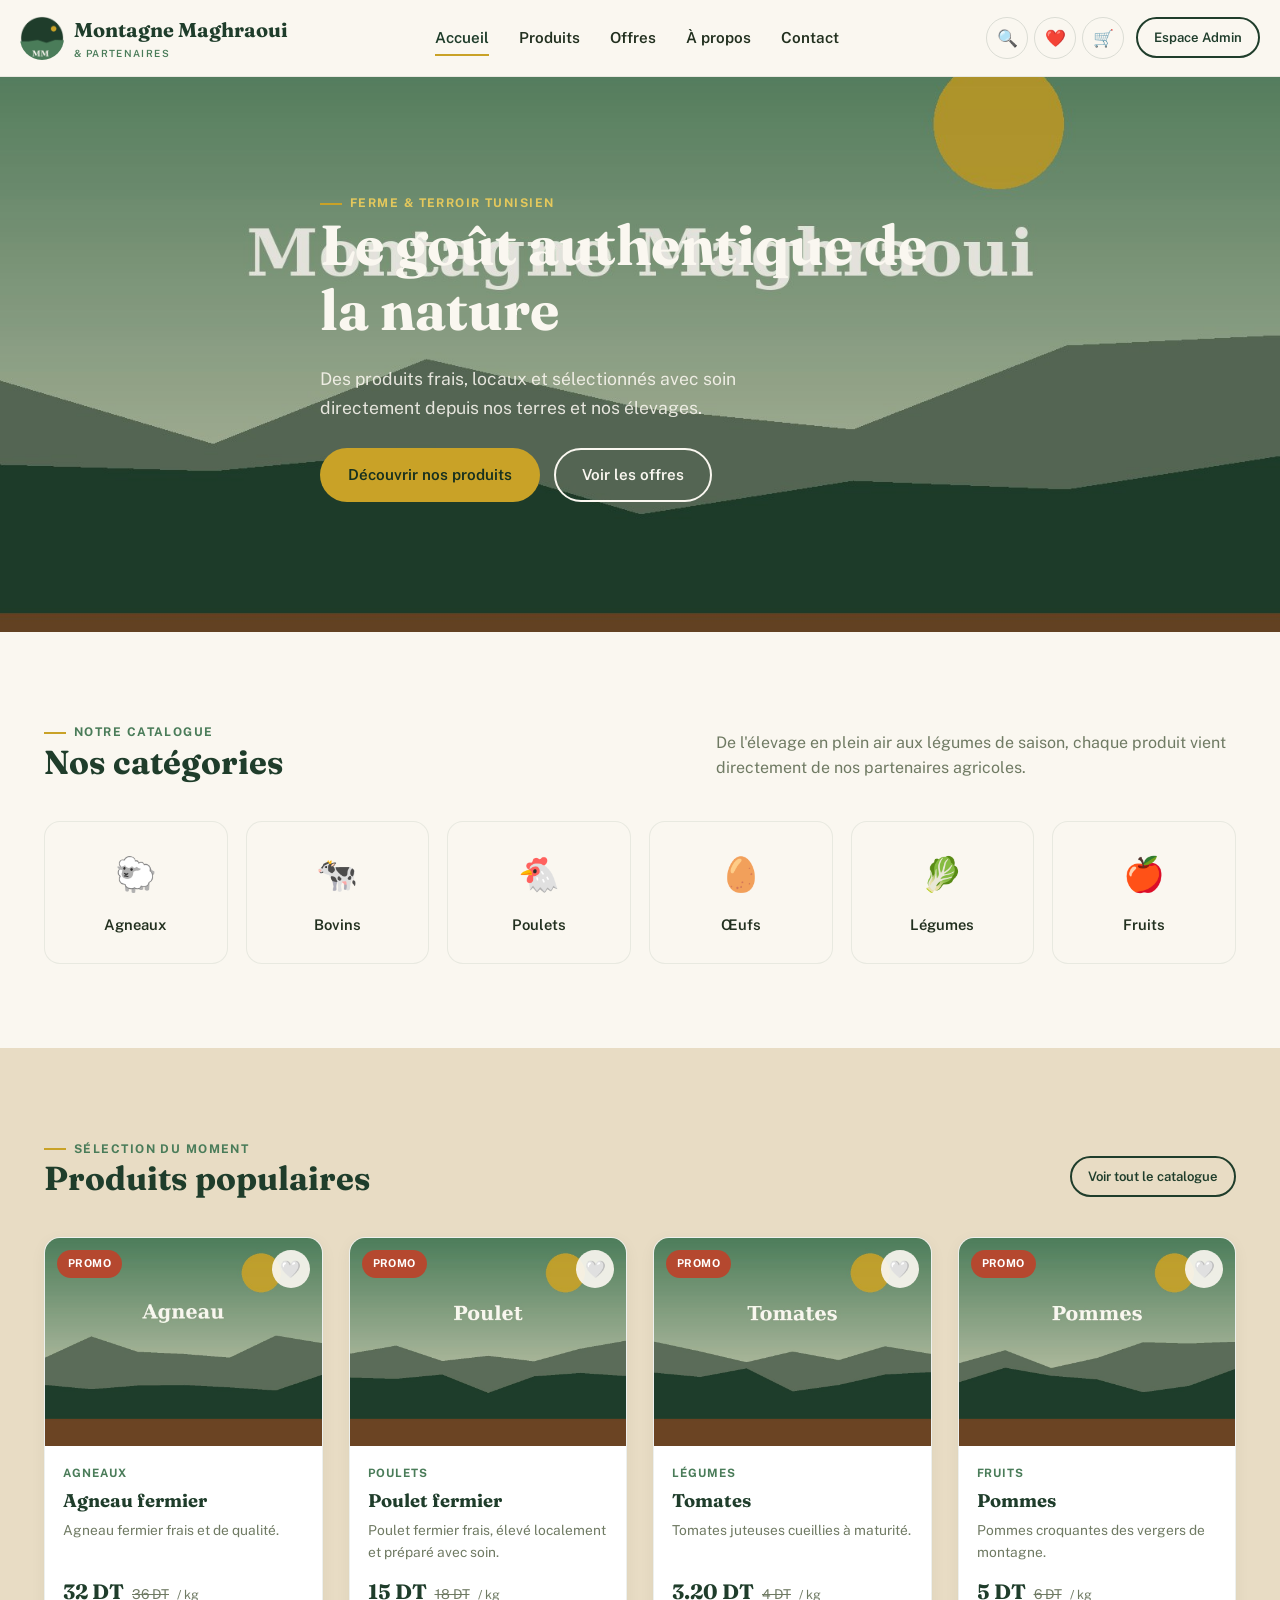
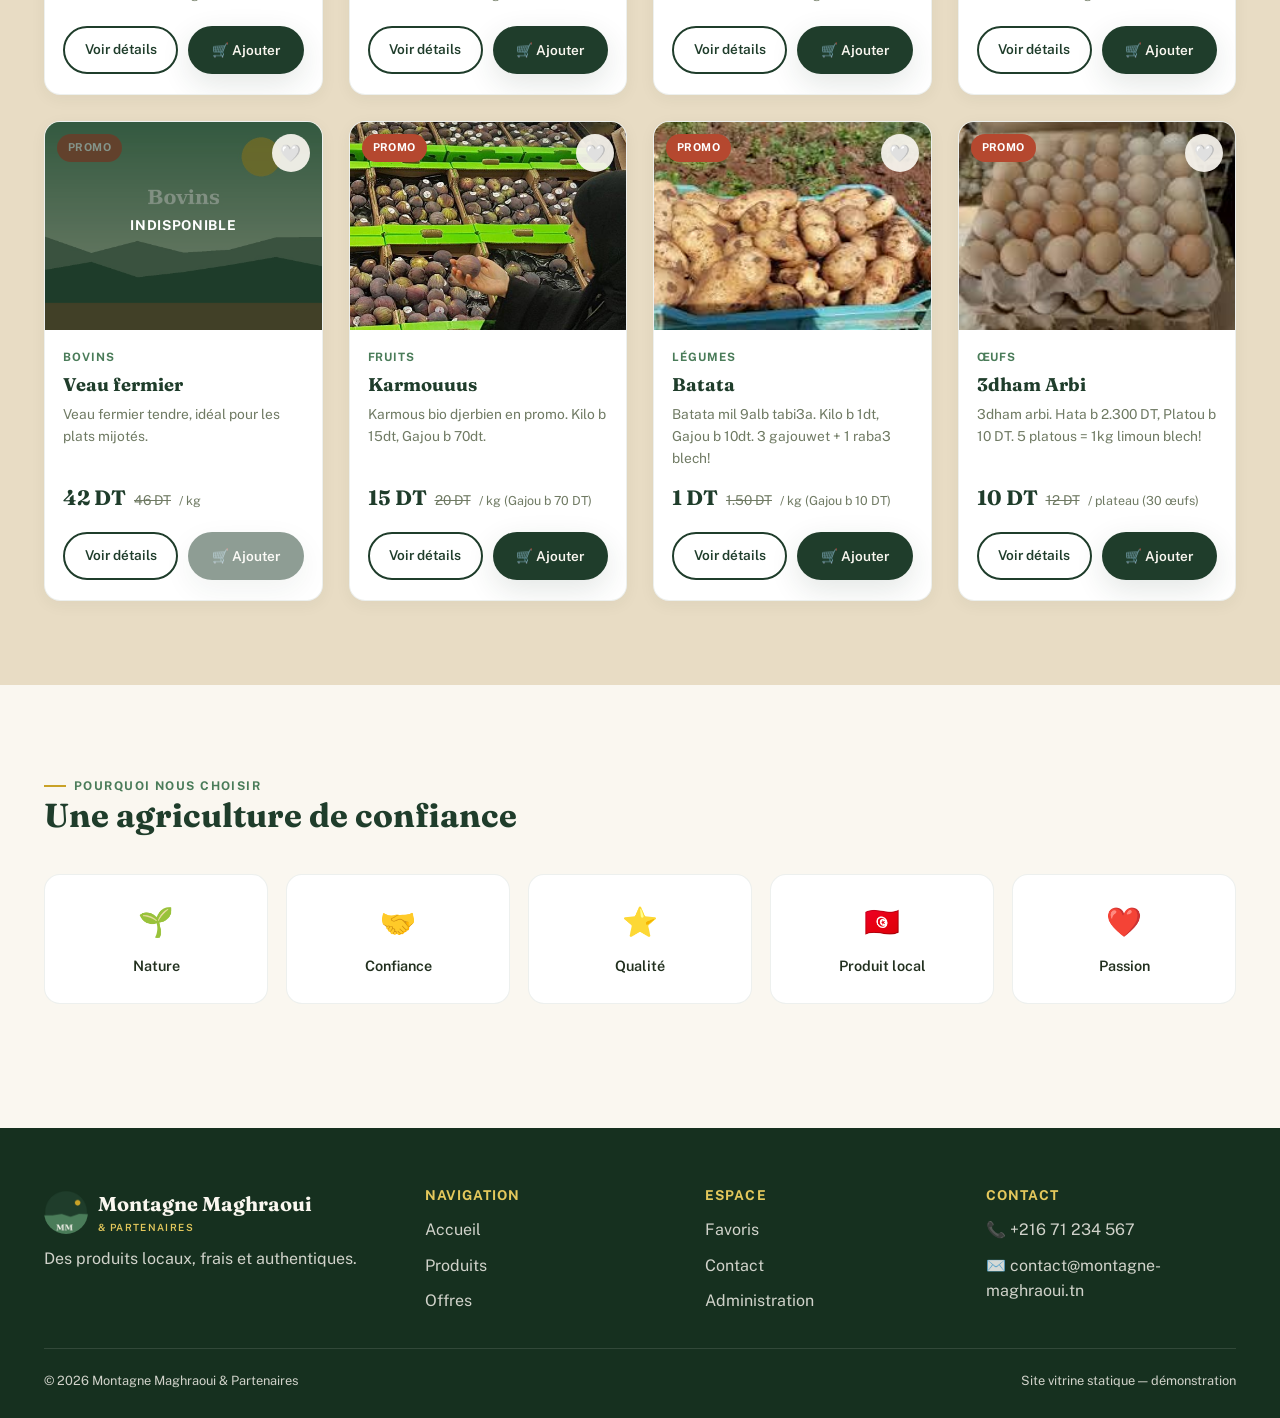
<file: index.html>
<!DOCTYPE html>
<html lang="fr">
<head>
<meta charset="UTF-8">
<meta name="viewport" content="width=device-width, initial-scale=1.0">
<title>Montagne Maghraoui & Partenaires — Le goût authentique de la nature</title>
<meta name="description" content="Produits agricoles et naturels frais de la montagne et de la campagne tunisienne : agneaux, bovins, poulets, œufs, légumes et fruits.">
<link rel="icon" href="images/logo.png">
<link rel="stylesheet" href="css/style.css">
<link rel="stylesheet" href="css/responsive.css">
</head>
<body>

<header class="entete">
  <div class="conteneur entete__barre">
    <a href="index.html" class="logo">
      <img src="images/logo.png" alt="Logo Montagne Maghraoui">
      <span>Montagne Maghraoui<br><small>&amp; Partenaires</small></span>
    </a>
    <nav class="nav-principale">
      <a href="index.html">Accueil</a>
      <a href="produits.html">Produits</a>
      <a href="offres.html">Offres</a>
      <a href="apropos.html">À propos</a>
      <a href="contact.html">Contact</a>
    </nav>
    <div class="entete__actions">
      <a class="icone-btn" href="produits.html" aria-label="Recherche">🔍</a>
      <a class="icone-btn" href="favoris.html" aria-label="Favoris">
        ❤️<span class="compteur" data-compteur-favoris>0</span>
      </a>
      <a class="icone-btn" href="panier.html" aria-label="Panier">
        🛒<span class="compteur" data-compteur-panier>0</span>
      </a>
      <a class="btn btn-contour-sombre btn-petit" href="admin.html" style="margin-left:6px;">Espace Admin</a>
      <button class="btn-menu" aria-label="Menu">☰</button>
    </div>
  </div>
</header>

<nav class="nav-mobile">
  <button class="nav-mobile__fermer" aria-label="Fermer le menu">✕</button>
  <a href="index.html">Accueil</a>
  <a href="produits.html">Produits</a>
  <a href="offres.html">Offres</a>
  <a href="apropos.html">À propos</a>
  <a href="contact.html">Contact</a>
  <a href="favoris.html">Favoris</a>
  <a href="panier.html">Panier</a>
  <a href="admin.html">Espace Admin</a>
</nav>

<main>

  <!-- Hero -->
  <section class="hero">
    <img class="hero__contours" src="images/hero.jpg" alt="" style="position:absolute;inset:0;width:100%;height:100%;object-fit:cover;z-index:0;">
    <div class="conteneur hero__contenu">
      <span class="eyebrow" style="color:var(--dore-clair)">Ferme &amp; terroir tunisien</span>
      <h1>Le goût authentique de la nature</h1>
      <p>Des produits frais, locaux et sélectionnés avec soin directement depuis nos terres et nos élevages.</p>
      <div class="hero__actions">
        <a class="btn btn-doree" href="produits.html">Découvrir nos produits</a>
        <a class="btn btn-contour" href="offres.html">Voir les offres</a>
      </div>
    </div>
  </section>

  <!-- Catégories -->
  <section class="section">
    <div class="conteneur">
      <div class="section__entete">
        <div>
          <span class="eyebrow">Notre catalogue</span>
          <h2>Nos catégories</h2>
        </div>
        <p>De l'élevage en plein air aux légumes de saison, chaque produit vient directement de nos partenaires agricoles.</p>
      </div>
      <div class="grille-categories">
        <a class="carte-categorie" href="produits.html?categorie=Agneaux"><span class="emoji">🐑</span><span>Agneaux</span></a>
        <a class="carte-categorie" href="produits.html?categorie=Bovins"><span class="emoji">🐄</span><span>Bovins</span></a>
        <a class="carte-categorie" href="produits.html?categorie=Poulets"><span class="emoji">🐔</span><span>Poulets</span></a>
        <a class="carte-categorie" href="produits.html?categorie=Œufs"><span class="emoji">🥚</span><span>Œufs</span></a>
        <a class="carte-categorie" href="produits.html?categorie=Légumes"><span class="emoji">🥬</span><span>Légumes</span></a>
        <a class="carte-categorie" href="produits.html?categorie=Fruits"><span class="emoji">🍎</span><span>Fruits</span></a>
      </div>
    </div>
  </section>

  <!-- Produits populaires -->
  <section class="section section--alt">
    <div class="conteneur">
      <div class="section__entete">
        <div>
          <span class="eyebrow">Sélection du moment</span>
          <h2>Produits populaires</h2>
        </div>
        <a class="btn btn-contour-sombre btn-petit" href="produits.html">Voir tout le catalogue</a>
      </div>
      <div class="grille-produits" id="grille-produits-populaires">
        <p class="chargement">Chargement des produits…</p>
      </div>
    </div>
  </section>

  <!-- Valeurs rapides -->
  <section class="section">
    <div class="conteneur">
      <div class="section__entete">
        <div>
          <span class="eyebrow">Pourquoi nous choisir</span>
          <h2>Une agriculture de confiance</h2>
        </div>
      </div>
      <div class="grille-valeurs">
        <div class="carte-valeur"><span class="emoji">🌱</span><span>Nature</span></div>
        <div class="carte-valeur"><span class="emoji">🤝</span><span>Confiance</span></div>
        <div class="carte-valeur"><span class="emoji">⭐</span><span>Qualité</span></div>
        <div class="carte-valeur"><span class="emoji">🇹🇳</span><span>Produit local</span></div>
        <div class="carte-valeur"><span class="emoji">❤️</span><span>Passion</span></div>
      </div>
    </div>
  </section>

</main>

<footer class="pied">
  <div class="conteneur">
    <div class="pied__grille">
      <div>
        <div class="logo"><img src="images/logo.png" alt=""><span>Montagne Maghraoui<br><small style="color:var(--dore-clair)">&amp; Partenaires</small></span></div>
        <p>Des produits locaux, frais et authentiques.</p>
      </div>
      <div>
        <h4>Navigation</h4>
        <ul>
          <li><a href="index.html">Accueil</a></li>
          <li><a href="produits.html">Produits</a></li>
          <li><a href="offres.html">Offres</a></li>
        </ul>
      </div>
      <div>
        <h4>Espace</h4>
        <ul>
          <li><a href="favoris.html">Favoris</a></li>
          <li><a href="contact.html">Contact</a></li>
          <li><a href="admin.html">Administration</a></li>
        </ul>
      </div>
      <div>
        <h4>Contact</h4>
        <ul>
          <li>📞 +216 71 234 567</li>
          <li>✉️ contact@montagne-maghraoui.tn</li>
        </ul>
      </div>
    </div>
    <div class="pied__bas">
      <span>© 2026 Montagne Maghraoui &amp; Partenaires</span>
      <span>Site vitrine statique — démonstration</span>
    </div>
  </div>
</footer>

<script src="js/main.js"></script>
<script>
(async function(){
  const zone = document.getElementById("grille-produits-populaires");
  const produits = await MM.chargerProduits();
  const populaires = produits.filter(p => p.badge === "Meilleure vente" || p.promotion).slice(0, 8);
  zone.innerHTML = populaires.map(MM.carteProduitHTML).join("");
  MM.activerActionsProduits(zone, produits);
})();
</script>
</body>
</html>
</file>
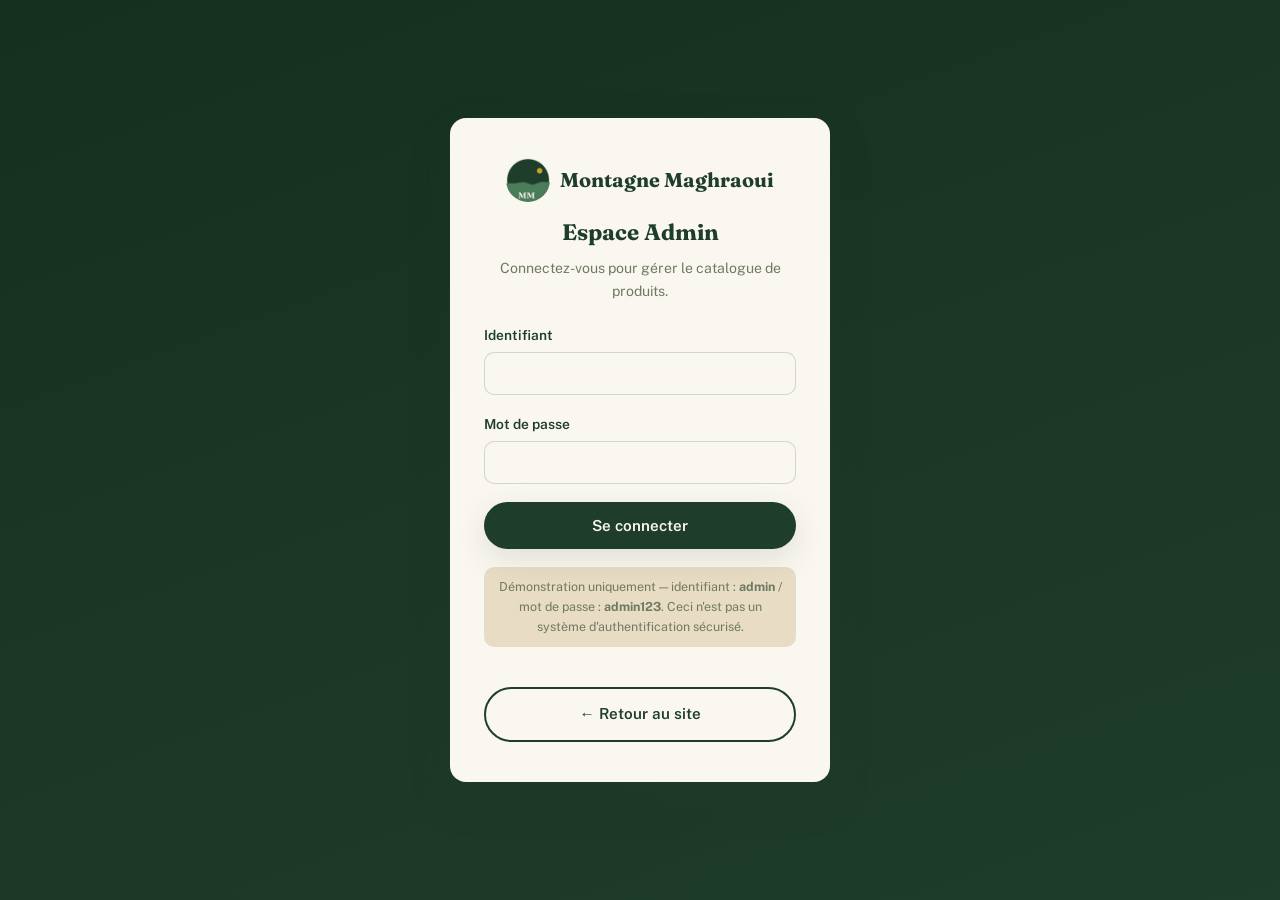
<file: admin.html>
<!DOCTYPE html>
<html lang="fr">
<head>
<meta charset="UTF-8">
<meta name="viewport" content="width=device-width, initial-scale=1.0">
<title>Espace Admin — Montagne Maghraoui & Partenaires</title>
<link rel="icon" href="images/logo.png">
<link rel="stylesheet" href="css/style.css">
<link rel="stylesheet" href="css/responsive.css">
<link rel="stylesheet" href="css/admin.css">
</head>
<body>

<!-- ===================== PAGE DE CONNEXION ===================== -->
<div class="page-connexion" id="page-connexion">
  <div class="carte-connexion">
    <div class="logo"><img src="images/logo.png" alt=""><span>Montagne Maghraoui</span></div>
    <h1>Espace Admin</h1>
    <p class="sous-titre">Connectez-vous pour gérer le catalogue de produits.</p>
    <div class="erreur-connexion" id="erreur-connexion"></div>
    <form id="form-connexion">
      <div class="champ" style="text-align:left;">
        <label for="champ-utilisateur">Identifiant</label>
        <input type="text" id="champ-utilisateur" required autocomplete="username">
      </div>
      <div class="champ" style="text-align:left;">
        <label for="champ-motdepasse">Mot de passe</label>
        <input type="password" id="champ-motdepasse" required autocomplete="current-password">
      </div>
      <button type="submit" class="btn btn-primaire btn-bloc">Se connecter</button>
    </form>
    <div class="identifiants-demo">
      Démonstration uniquement — identifiant : <strong>admin</strong> / mot de passe : <strong>admin123</strong>.
      Ceci n'est pas un système d'authentification sécurisé.
    </div>
    <a href="index.html" class="btn btn-contour-sombre btn-bloc mt-40">← Retour au site</a>
  </div>
</div>

<!-- ===================== DASHBOARD ===================== -->
<div class="admin-shell" id="page-dashboard" style="display:none;">
  <aside class="admin-barre-laterale">
    <div class="logo"><img src="images/logo.png" alt=""><span><b>Montagne Maghraoui</b><br><small>Espace Admin</small></span></div>
    <a href="#" class="actif"><span>📊</span><span class="libelle-nav">Dashboard</span></a>
    <a href="index.html" target="_blank"><span>🌐</span><span class="libelle-nav">Voir le site</span></a>
    <button class="deconnexion" id="btn-deconnexion"><span>🚪</span><span class="libelle-nav">Déconnexion</span></button>
  </aside>

  <div class="admin-contenu">
    <div class="mention-demo">
      ⚠️ Cet espace d'administration est une démonstration frontend basée sur LocalStorage. Il ne constitue pas un système sécurisé — un vrai site marchand nécessiterait un backend et une authentification réelle.
    </div>

    <div class="admin-entete-page">
      <h1>Tableau de bord</h1>
      <button class="btn btn-primaire" id="btn-ajouter-produit">+ Ajouter un produit</button>
    </div>

    <div class="grille-stats" id="stats-conteneur"></div>

    <div class="panneau">
      <h3 style="margin-bottom:16px;">Gestion des produits</h3>
      <div style="overflow-x:auto;">
        <table class="table-admin">
          <thead>
            <tr>
              <th>Produit</th><th>Catégorie</th><th>Prix</th><th>Stock</th><th>Promotion</th><th>Actions</th>
            </tr>
          </thead>
          <tbody id="corps-tableau-produits"></tbody>
        </table>
      </div>
    </div>
  </div>
</div>

<!-- ===================== MODALE AJOUT / MODIFICATION ===================== -->
<div class="superposition" id="superposition-formulaire">
  <div class="modale">
    <div class="modale__entete">
      <h3 id="titre-modale-produit">Ajouter un produit</h3>
      <button class="modale__fermer" data-role="fermer-modale" aria-label="Fermer">✕</button>
    </div>
    <form id="form-produit">
      <div class="grille-form">
        <div class="champ pleine-largeur">
          <label>Nom</label>
          <input type="text" name="nom" required>
        </div>
        <div class="champ">
          <label>Catégorie</label>
          <select name="categorie" required>
            <option>Agneaux</option>
            <option>Bovins</option>
            <option>Poulets</option>
            <option>Œufs</option>
            <option>Légumes</option>
            <option>Fruits</option>
          </select>
        </div>
        <div class="champ">
          <label>Unité</label>
          <input type="text" name="unite" placeholder="kg, plateau…" required>
        </div>
        <div class="champ pleine-largeur">
          <label>Description courte</label>
          <input type="text" name="descriptionCourte" required>
        </div>
        <div class="champ pleine-largeur">
          <label>Description détaillée</label>
          <textarea name="description" required></textarea>
        </div>
        <div class="champ">
          <label>Prix (DT)</label>
          <input type="number" step="0.01" name="prix" required>
        </div>
        <div class="champ">
          <label>Ancien prix (DT)</label>
          <input type="number" step="0.01" name="ancienPrix">
        </div>
        <div class="champ">
          <label>Stock</label>
          <input type="number" name="stock" required>
        </div>
        <div class="champ">
          <label>Origine</label>
          <input type="text" name="origine" value="Tunisie">
        </div>
        <div class="champ">
          <label>Mode d'élevage / culture</label>
          <input type="text" name="elevageCulture">
        </div>
        <div class="champ">
          <label>Qualité</label>
          <input type="text" name="qualite">
        </div>
        <div class="champ">
          <label>Image (chemin)</label>
          <input type="text" name="image" placeholder="images/legumes.jpg">
        </div>
        <div class="champ">
          <label>Badge</label>
          <select name="badge">
            <option value="">Aucun</option>
            <option value="Nouveau">Nouveau</option>
            <option value="Meilleure vente">Meilleure vente</option>
            <option value="Promo">Promo</option>
          </select>
        </div>
        <div class="champ" style="display:flex;align-items:center;gap:8px;margin-top:24px;">
          <input type="checkbox" name="disponible" id="chk-disponible" style="width:auto;">
          <label for="chk-disponible" style="margin:0;">Disponible</label>
        </div>
        <div class="champ" style="display:flex;align-items:center;gap:8px;margin-top:24px;">
          <input type="checkbox" name="promotion" id="chk-promotion" style="width:auto;">
          <label for="chk-promotion" style="margin:0;">En promotion</label>
        </div>
      </div>
      <button type="submit" class="btn btn-primaire btn-bloc mt-40">Ajouter le produit</button>
    </form>
  </div>
</div>

<!-- ===================== MODALE SUPPRESSION ===================== -->
<div class="superposition" id="superposition-suppression">
  <div class="modale" style="max-width:420px;text-align:center;">
    <span style="font-size:2.2rem;">⚠️</span>
    <h3>Confirmer la suppression</h3>
    <p id="texte-confirmation-suppression">Êtes-vous sûr de vouloir supprimer ce produit ?</p>
    <div style="display:flex;gap:12px;margin-top:20px;">
      <button class="btn btn-contour-sombre btn-bloc" id="btn-annuler-suppression">Annuler</button>
      <button class="btn btn-danger btn-bloc" id="btn-confirmer-suppression">Oui, supprimer</button>
    </div>
  </div>
</div>

<script src="js/main.js"></script>
<script src="js/admin.js"></script>
</body>
</html>
</file>
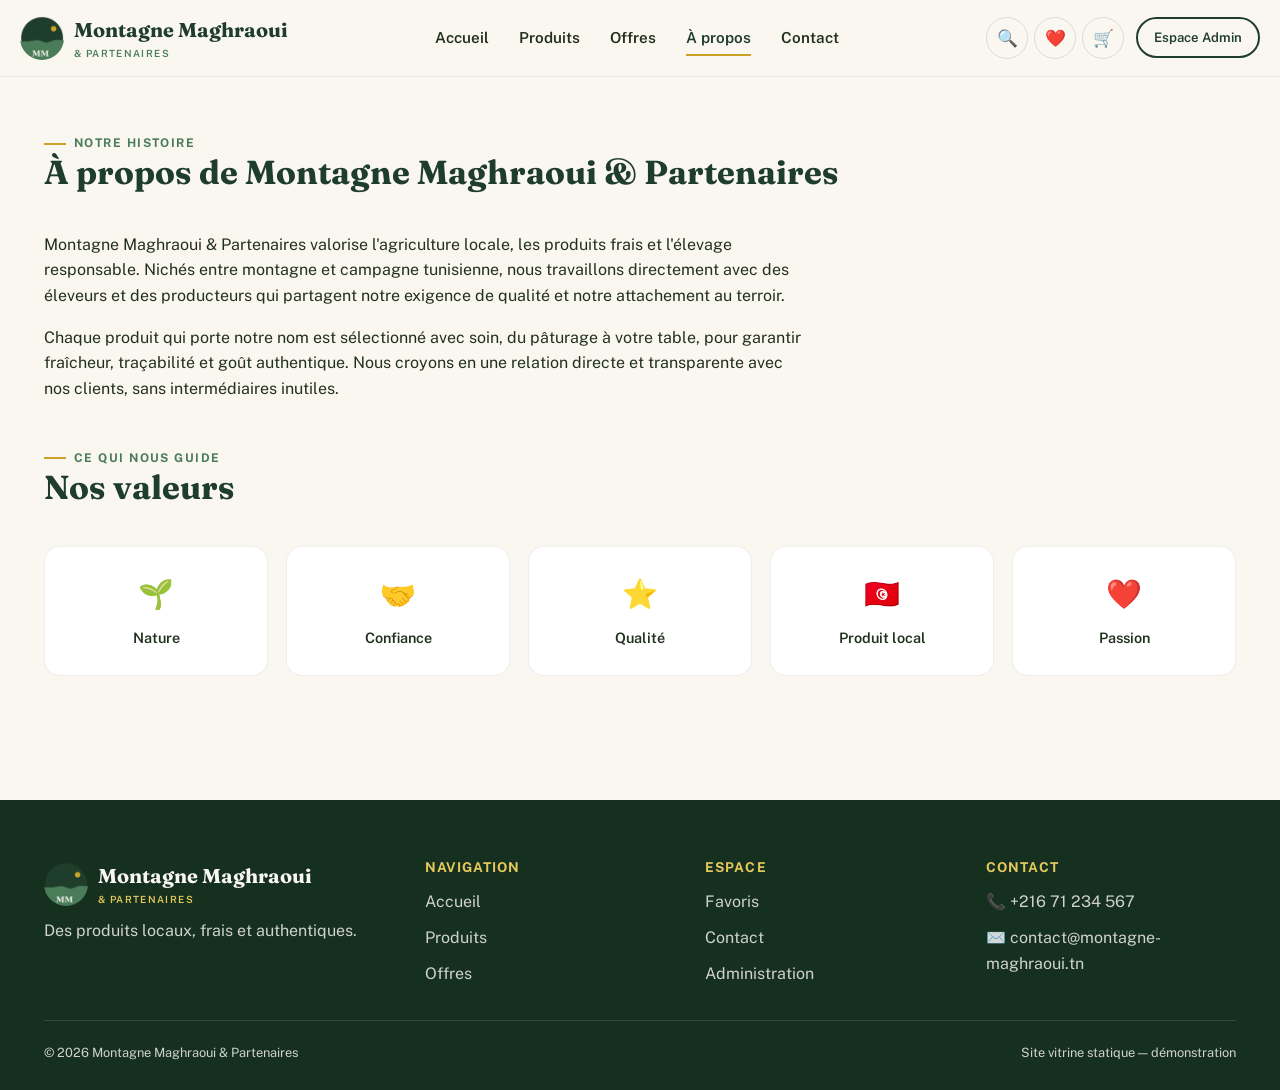
<file: apropos.html>
<!DOCTYPE html>
<html lang="fr">
<head>
<meta charset="UTF-8">
<meta name="viewport" content="width=device-width, initial-scale=1.0">
<title>À propos — Montagne Maghraoui & Partenaires</title>
<meta name="description" content="Découvrez l'histoire, les valeurs et l'engagement de Montagne Maghraoui & Partenaires.">
<link rel="icon" href="images/logo.png">
<link rel="stylesheet" href="css/style.css">
<link rel="stylesheet" href="css/responsive.css">
</head>
<body>

<header class="entete">
  <div class="conteneur entete__barre">
    <a href="index.html" class="logo">
      <img src="images/logo.png" alt="Logo Montagne Maghraoui">
      <span>Montagne Maghraoui<br><small>&amp; Partenaires</small></span>
    </a>
    <nav class="nav-principale">
      <a href="index.html" class="">Accueil</a>
      <a href="produits.html" class="">Produits</a>
      <a href="offres.html" class="">Offres</a>
      <a href="apropos.html" class="actif">À propos</a>
      <a href="contact.html" class="">Contact</a>
    </nav>
    <div class="entete__actions">
      <a class="icone-btn" href="produits.html" aria-label="Recherche">🔍</a>
      <a class="icone-btn" href="favoris.html" aria-label="Favoris">
        ❤️<span class="compteur" data-compteur-favoris>0</span>
      </a>
      <a class="icone-btn" href="panier.html" aria-label="Panier">
        🛒<span class="compteur" data-compteur-panier>0</span>
      </a>
      <a class="btn btn-contour-sombre btn-petit" href="admin.html" style="margin-left:6px;">Espace Admin</a>
      <button class="btn-menu" aria-label="Menu">☰</button>
    </div>
  </div>
</header>

<nav class="nav-mobile">
  <button class="nav-mobile__fermer" aria-label="Fermer le menu">✕</button>
  <a href="index.html">Accueil</a>
  <a href="produits.html">Produits</a>
  <a href="offres.html">Offres</a>
  <a href="apropos.html">À propos</a>
  <a href="contact.html">Contact</a>
  <a href="favoris.html">Favoris</a>
  <a href="panier.html">Panier</a>
  <a href="admin.html">Espace Admin</a>
</nav>


<main>

  <section class="section" style="padding-top:50px;">
    <div class="conteneur">
      <div class="section__entete">
        <div>
          <span class="eyebrow">Notre histoire</span>
          <h2>À propos de Montagne Maghraoui &amp; Partenaires</h2>
        </div>
      </div>
      <div style="max-width:760px;">
        <p>Montagne Maghraoui &amp; Partenaires valorise l'agriculture locale, les produits frais et l'élevage responsable. Nichés entre montagne et campagne tunisienne, nous travaillons directement avec des éleveurs et des producteurs qui partagent notre exigence de qualité et notre attachement au terroir.</p>
        <p>Chaque produit qui porte notre nom est sélectionné avec soin, du pâturage à votre table, pour garantir fraîcheur, traçabilité et goût authentique. Nous croyons en une relation directe et transparente avec nos clients, sans intermédiaires inutiles.</p>
      </div>

      <div class="section__entete mt-40">
        <div>
          <span class="eyebrow">Ce qui nous guide</span>
          <h2>Nos valeurs</h2>
        </div>
      </div>
      <div class="grille-valeurs">
        <div class="carte-valeur"><span class="emoji">🌱</span><span>Nature</span></div>
        <div class="carte-valeur"><span class="emoji">🤝</span><span>Confiance</span></div>
        <div class="carte-valeur"><span class="emoji">⭐</span><span>Qualité</span></div>
        <div class="carte-valeur"><span class="emoji">🇹🇳</span><span>Produit local</span></div>
        <div class="carte-valeur"><span class="emoji">❤️</span><span>Passion</span></div>
      </div>
    </div>
  </section>

</main>

<footer class="pied">
  <div class="conteneur">
    <div class="pied__grille">
      <div>
        <div class="logo"><img src="images/logo.png" alt=""><span>Montagne Maghraoui<br><small style="color:var(--dore-clair)">&amp; Partenaires</small></span></div>
        <p>Des produits locaux, frais et authentiques.</p>
      </div>
      <div>
        <h4>Navigation</h4>
        <ul>
          <li><a href="index.html">Accueil</a></li>
          <li><a href="produits.html">Produits</a></li>
          <li><a href="offres.html">Offres</a></li>
        </ul>
      </div>
      <div>
        <h4>Espace</h4>
        <ul>
          <li><a href="favoris.html">Favoris</a></li>
          <li><a href="contact.html">Contact</a></li>
          <li><a href="admin.html">Administration</a></li>
        </ul>
      </div>
      <div>
        <h4>Contact</h4>
        <ul>
          <li>📞 +216 71 234 567</li>
          <li>✉️ contact@montagne-maghraoui.tn</li>
        </ul>
      </div>
    </div>
    <div class="pied__bas">
      <span>© 2026 Montagne Maghraoui &amp; Partenaires</span>
      <span>Site vitrine statique — démonstration</span>
    </div>
  </div>
</footer>


<script src="js/main.js"></script>

</body>
</html>
</file>
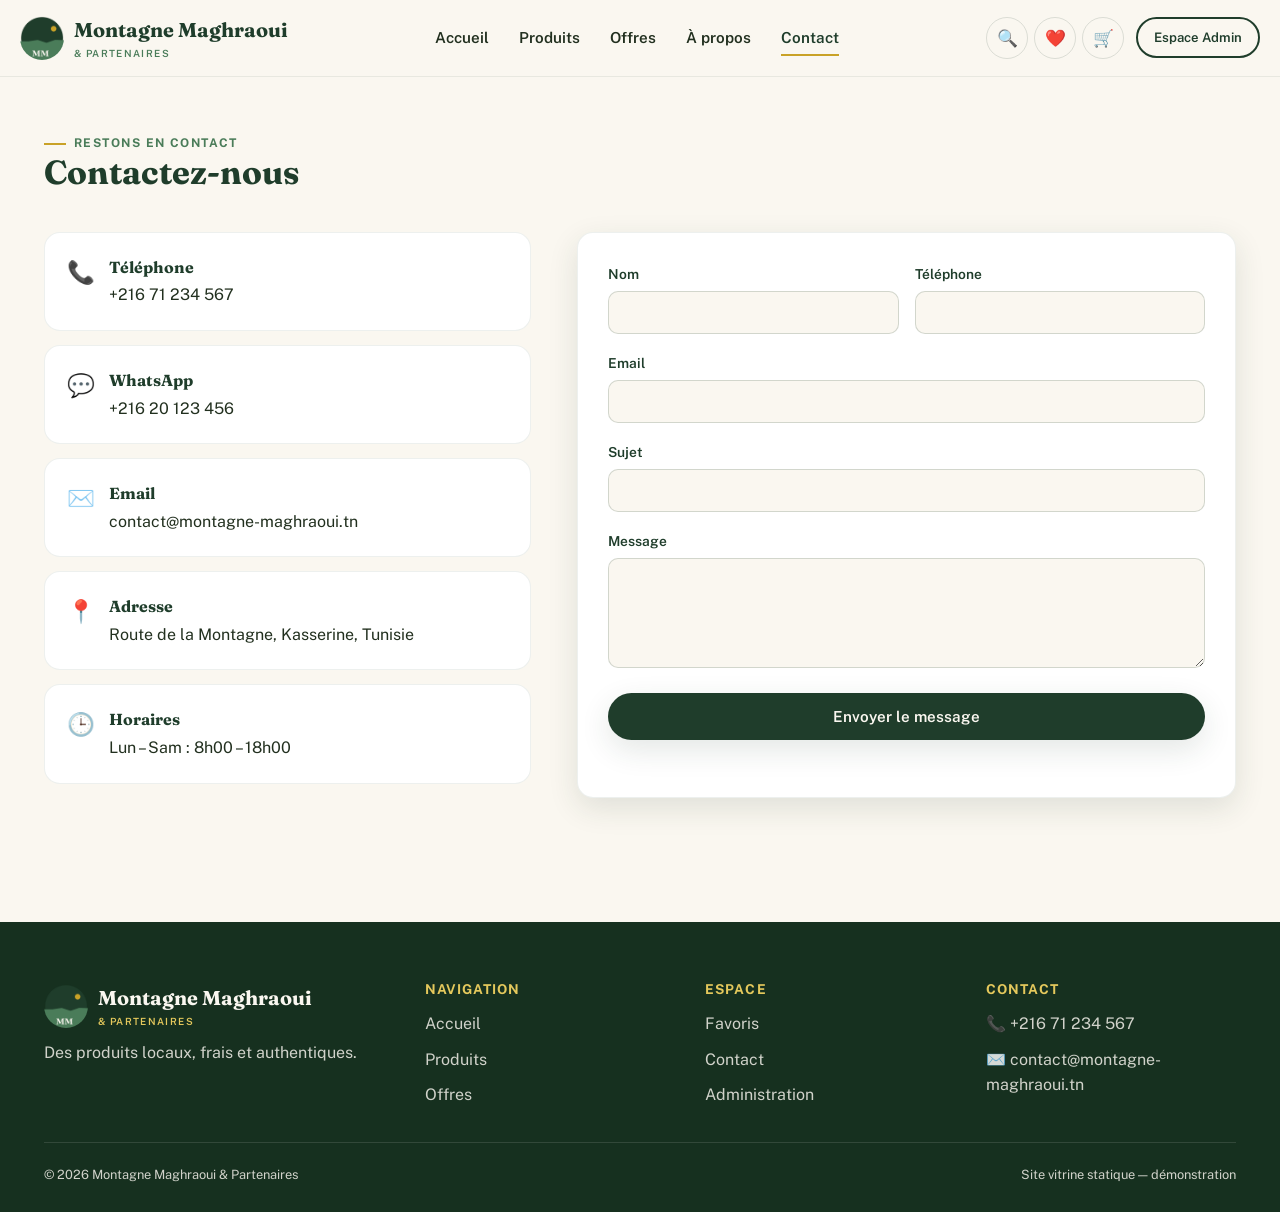
<file: contact.html>
<!DOCTYPE html>
<html lang="fr">
<head>
<meta charset="UTF-8">
<meta name="viewport" content="width=device-width, initial-scale=1.0">
<title>Contact — Montagne Maghraoui & Partenaires</title>
<meta name="description" content="Contactez Montagne Maghraoui & Partenaires par téléphone, WhatsApp, email ou via notre formulaire.">
<link rel="icon" href="images/logo.png">
<link rel="stylesheet" href="css/style.css">
<link rel="stylesheet" href="css/responsive.css">
</head>
<body>

<header class="entete">
  <div class="conteneur entete__barre">
    <a href="index.html" class="logo">
      <img src="images/logo.png" alt="Logo Montagne Maghraoui">
      <span>Montagne Maghraoui<br><small>&amp; Partenaires</small></span>
    </a>
    <nav class="nav-principale">
      <a href="index.html" class="">Accueil</a>
      <a href="produits.html" class="">Produits</a>
      <a href="offres.html" class="">Offres</a>
      <a href="apropos.html" class="">À propos</a>
      <a href="contact.html" class="actif">Contact</a>
    </nav>
    <div class="entete__actions">
      <a class="icone-btn" href="produits.html" aria-label="Recherche">🔍</a>
      <a class="icone-btn" href="favoris.html" aria-label="Favoris">
        ❤️<span class="compteur" data-compteur-favoris>0</span>
      </a>
      <a class="icone-btn" href="panier.html" aria-label="Panier">
        🛒<span class="compteur" data-compteur-panier>0</span>
      </a>
      <a class="btn btn-contour-sombre btn-petit" href="admin.html" style="margin-left:6px;">Espace Admin</a>
      <button class="btn-menu" aria-label="Menu">☰</button>
    </div>
  </div>
</header>

<nav class="nav-mobile">
  <button class="nav-mobile__fermer" aria-label="Fermer le menu">✕</button>
  <a href="index.html">Accueil</a>
  <a href="produits.html">Produits</a>
  <a href="offres.html">Offres</a>
  <a href="apropos.html">À propos</a>
  <a href="contact.html">Contact</a>
  <a href="favoris.html">Favoris</a>
  <a href="panier.html">Panier</a>
  <a href="admin.html">Espace Admin</a>
</nav>


<main>

  <section class="section" style="padding-top:50px;">
    <div class="conteneur">
      <div class="section__entete">
        <div>
          <span class="eyebrow">Restons en contact</span>
          <h2>Contactez-nous</h2>
        </div>
      </div>

      <div class="grille-contact">
        <div>
          <div class="carte-info-contact">
            <span class="emoji">📞</span>
            <div><strong>Téléphone</strong>+216 71 234 567</div>
          </div>
          <div class="carte-info-contact">
            <span class="emoji">💬</span>
            <div><strong>WhatsApp</strong>+216 20 123 456</div>
          </div>
          <div class="carte-info-contact">
            <span class="emoji">✉️</span>
            <div><strong>Email</strong>contact@montagne-maghraoui.tn</div>
          </div>
          <div class="carte-info-contact">
            <span class="emoji">📍</span>
            <div><strong>Adresse</strong>Route de la Montagne, Kasserine, Tunisie</div>
          </div>
          <div class="carte-info-contact">
            <span class="emoji">🕒</span>
            <div><strong>Horaires</strong>Lun – Sam : 8h00 – 18h00</div>
          </div>
        </div>

        <form class="formulaire" id="form-contact">
          <div class="deux-colonnes">
            <div class="champ">
              <label for="contact-nom">Nom</label>
              <input type="text" id="contact-nom" name="nom" required>
            </div>
            <div class="champ">
              <label for="contact-telephone">Téléphone</label>
              <input type="tel" id="contact-telephone" name="telephone" required>
            </div>
          </div>
          <div class="champ">
            <label for="contact-email">Email</label>
            <input type="email" id="contact-email" name="email" required>
          </div>
          <div class="champ">
            <label for="contact-sujet">Sujet</label>
            <input type="text" id="contact-sujet" name="sujet" required>
          </div>
          <div class="champ">
            <label for="contact-message">Message</label>
            <textarea id="contact-message" name="message" required></textarea>
          </div>
          <button type="submit" class="btn btn-primaire btn-bloc">Envoyer le message</button>
        </form>
      </div>
    </div>
  </section>

</main>

<footer class="pied">
  <div class="conteneur">
    <div class="pied__grille">
      <div>
        <div class="logo"><img src="images/logo.png" alt=""><span>Montagne Maghraoui<br><small style="color:var(--dore-clair)">&amp; Partenaires</small></span></div>
        <p>Des produits locaux, frais et authentiques.</p>
      </div>
      <div>
        <h4>Navigation</h4>
        <ul>
          <li><a href="index.html">Accueil</a></li>
          <li><a href="produits.html">Produits</a></li>
          <li><a href="offres.html">Offres</a></li>
        </ul>
      </div>
      <div>
        <h4>Espace</h4>
        <ul>
          <li><a href="favoris.html">Favoris</a></li>
          <li><a href="contact.html">Contact</a></li>
          <li><a href="admin.html">Administration</a></li>
        </ul>
      </div>
      <div>
        <h4>Contact</h4>
        <ul>
          <li>📞 +216 71 234 567</li>
          <li>✉️ contact@montagne-maghraoui.tn</li>
        </ul>
      </div>
    </div>
    <div class="pied__bas">
      <span>© 2026 Montagne Maghraoui &amp; Partenaires</span>
      <span>Site vitrine statique — démonstration</span>
    </div>
  </div>
</footer>


<script src="js/main.js"></script>
<script>
document.getElementById("form-contact").addEventListener("submit", function(e){
  e.preventDefault();
  MM.toast("Votre message a bien été envoyé ✓");
  e.target.reset();
});
</script>
</body>
</html>
</file>
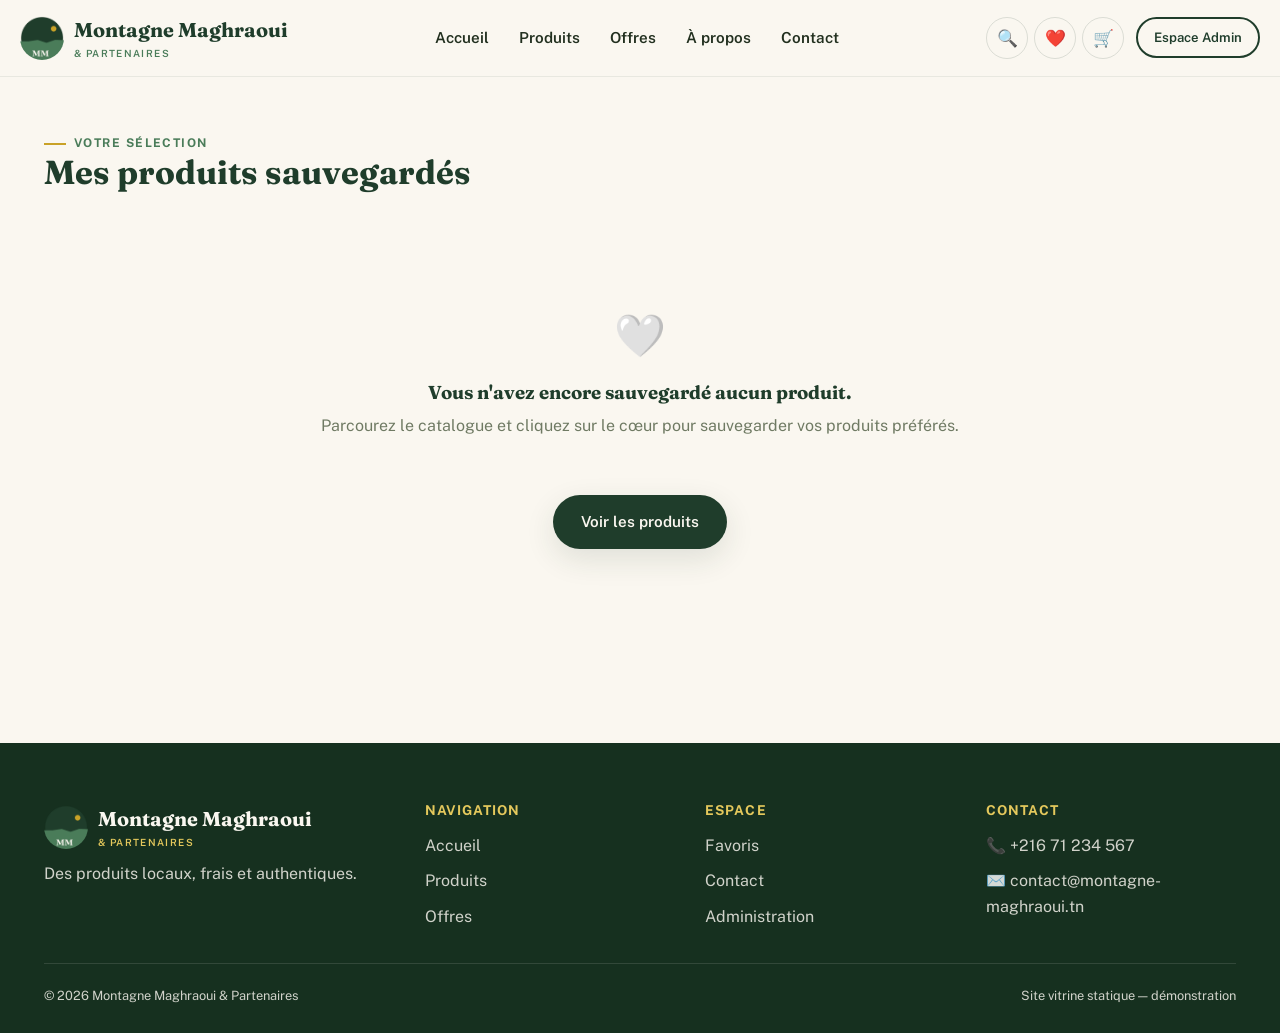
<file: favoris.html>
<!DOCTYPE html>
<html lang="fr">
<head>
<meta charset="UTF-8">
<meta name="viewport" content="width=device-width, initial-scale=1.0">
<title>Mes favoris — Montagne Maghraoui & Partenaires</title>
<meta name="description" content="Retrouvez tous les produits que vous avez sauvegardés.">
<link rel="icon" href="images/logo.png">
<link rel="stylesheet" href="css/style.css">
<link rel="stylesheet" href="css/responsive.css">
</head>
<body>

<header class="entete">
  <div class="conteneur entete__barre">
    <a href="index.html" class="logo">
      <img src="images/logo.png" alt="Logo Montagne Maghraoui">
      <span>Montagne Maghraoui<br><small>&amp; Partenaires</small></span>
    </a>
    <nav class="nav-principale">
      <a href="index.html" class="">Accueil</a>
      <a href="produits.html" class="">Produits</a>
      <a href="offres.html" class="">Offres</a>
      <a href="apropos.html" class="">À propos</a>
      <a href="contact.html" class="">Contact</a>
    </nav>
    <div class="entete__actions">
      <a class="icone-btn" href="produits.html" aria-label="Recherche">🔍</a>
      <a class="icone-btn" href="favoris.html" aria-label="Favoris">
        ❤️<span class="compteur" data-compteur-favoris>0</span>
      </a>
      <a class="icone-btn" href="panier.html" aria-label="Panier">
        🛒<span class="compteur" data-compteur-panier>0</span>
      </a>
      <a class="btn btn-contour-sombre btn-petit" href="admin.html" style="margin-left:6px;">Espace Admin</a>
      <button class="btn-menu" aria-label="Menu">☰</button>
    </div>
  </div>
</header>

<nav class="nav-mobile">
  <button class="nav-mobile__fermer" aria-label="Fermer le menu">✕</button>
  <a href="index.html">Accueil</a>
  <a href="produits.html">Produits</a>
  <a href="offres.html">Offres</a>
  <a href="apropos.html">À propos</a>
  <a href="contact.html">Contact</a>
  <a href="favoris.html">Favoris</a>
  <a href="panier.html">Panier</a>
  <a href="admin.html">Espace Admin</a>
</nav>


<main>

  <section class="section" style="padding-top:50px;">
    <div class="conteneur">
      <div class="section__entete">
        <div>
          <span class="eyebrow">Votre sélection</span>
          <h2>Mes produits sauvegardés</h2>
        </div>
      </div>
      <div class="grille-produits" id="grille-favoris"></div>
      <div class="etat-vide" id="etat-vide-favoris" style="display:none;">
        <span class="emoji">🤍</span>
        <h3>Vous n'avez encore sauvegardé aucun produit.</h3>
        <p>Parcourez le catalogue et cliquez sur le cœur pour sauvegarder vos produits préférés.</p>
        <a class="btn btn-primaire mt-40" href="produits.html">Voir les produits</a>
      </div>
    </div>
  </section>

</main>

<footer class="pied">
  <div class="conteneur">
    <div class="pied__grille">
      <div>
        <div class="logo"><img src="images/logo.png" alt=""><span>Montagne Maghraoui<br><small style="color:var(--dore-clair)">&amp; Partenaires</small></span></div>
        <p>Des produits locaux, frais et authentiques.</p>
      </div>
      <div>
        <h4>Navigation</h4>
        <ul>
          <li><a href="index.html">Accueil</a></li>
          <li><a href="produits.html">Produits</a></li>
          <li><a href="offres.html">Offres</a></li>
        </ul>
      </div>
      <div>
        <h4>Espace</h4>
        <ul>
          <li><a href="favoris.html">Favoris</a></li>
          <li><a href="contact.html">Contact</a></li>
          <li><a href="admin.html">Administration</a></li>
        </ul>
      </div>
      <div>
        <h4>Contact</h4>
        <ul>
          <li>📞 +216 71 234 567</li>
          <li>✉️ contact@montagne-maghraoui.tn</li>
        </ul>
      </div>
    </div>
    <div class="pied__bas">
      <span>© 2026 Montagne Maghraoui &amp; Partenaires</span>
      <span>Site vitrine statique — démonstration</span>
    </div>
  </div>
</footer>


<script src="js/main.js"></script>
<script src="js/favoris.js"></script>
</body>
</html>
</file>
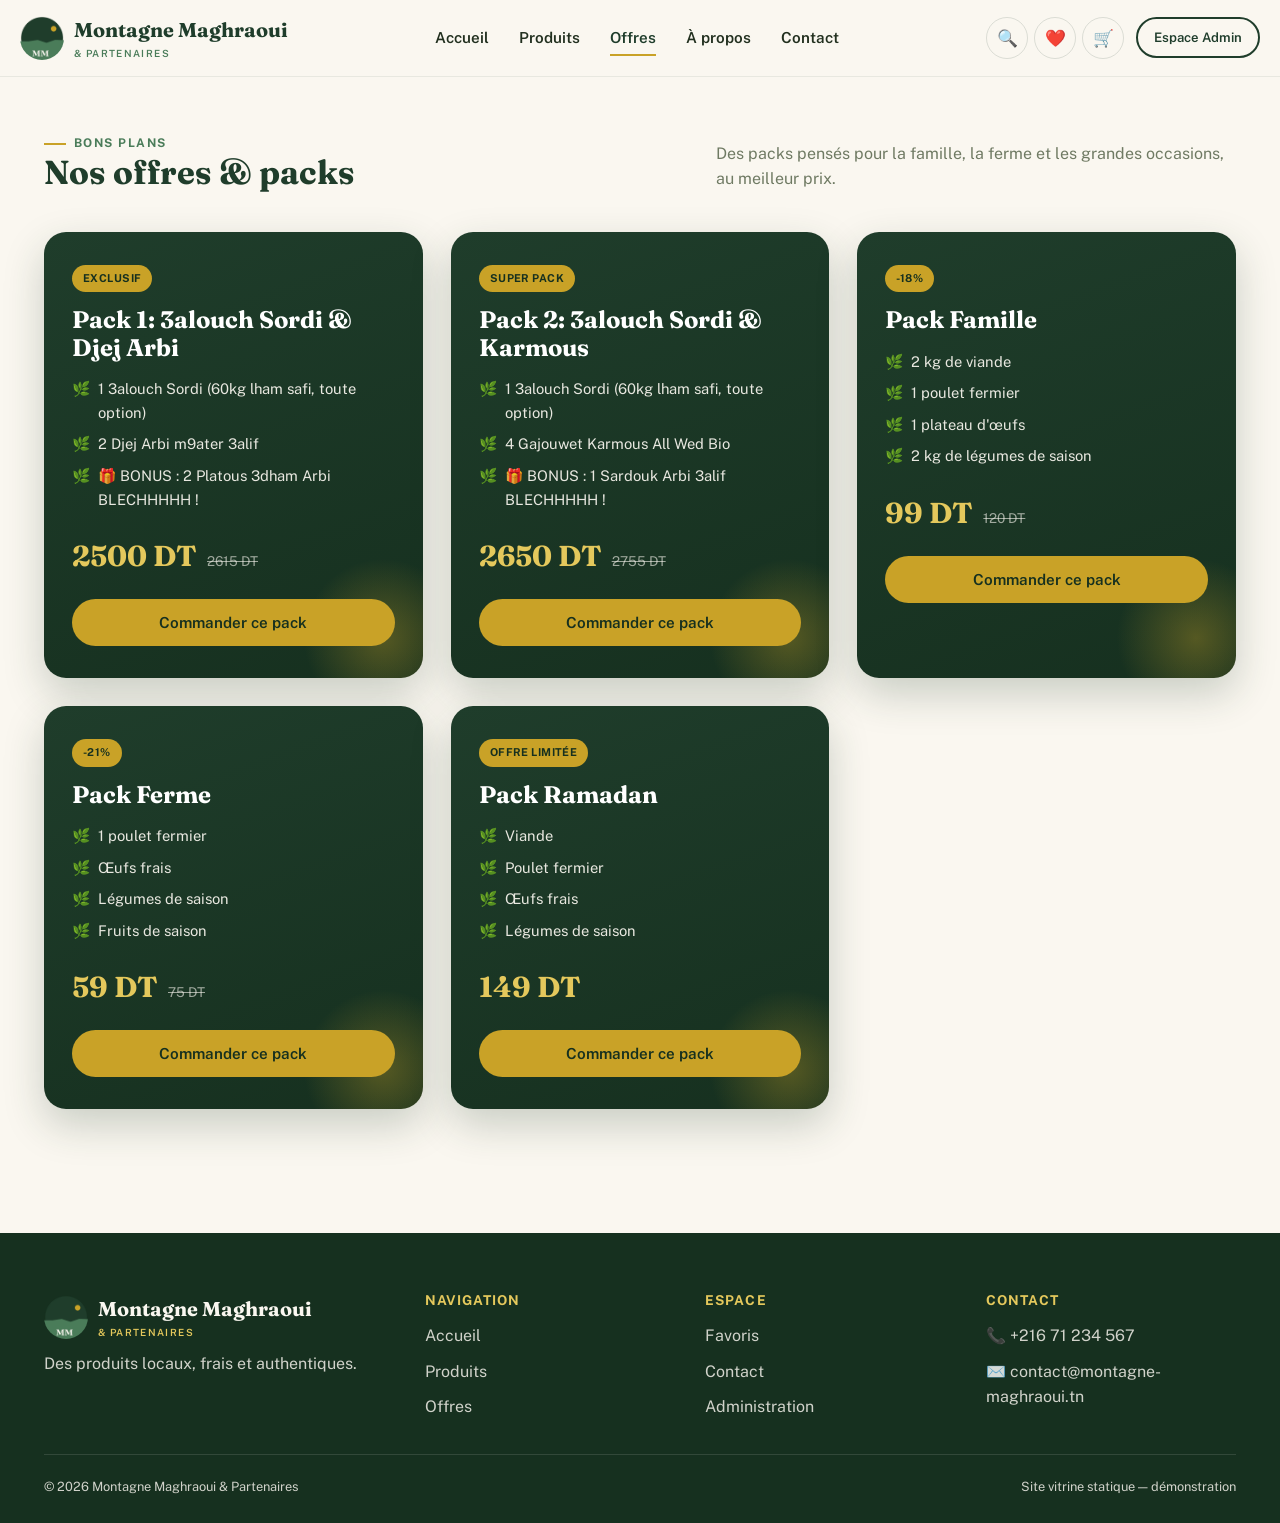
<file: offres.html>
<!DOCTYPE html>
<html lang="fr">
<head>
<meta charset="UTF-8">
<meta name="viewport" content="width=device-width, initial-scale=1.0">
<title>Offres & packs — Montagne Maghraoui & Partenaires</title>
<meta name="description" content="Découvrez le Pack Famille, le Pack Ferme et le Pack Ramadan à prix promotionnels.">
<link rel="icon" href="images/logo.png">
<link rel="stylesheet" href="css/style.css">
<link rel="stylesheet" href="css/responsive.css">
</head>
<body>

<header class="entete">
  <div class="conteneur entete__barre">
    <a href="index.html" class="logo">
      <img src="images/logo.png" alt="Logo Montagne Maghraoui">
      <span>Montagne Maghraoui<br><small>&amp; Partenaires</small></span>
    </a>
    <nav class="nav-principale">
      <a href="index.html" class="">Accueil</a>
      <a href="produits.html" class="">Produits</a>
      <a href="offres.html" class="actif">Offres</a>
      <a href="apropos.html" class="">À propos</a>
      <a href="contact.html" class="">Contact</a>
    </nav>
    <div class="entete__actions">
      <a class="icone-btn" href="produits.html" aria-label="Recherche">🔍</a>
      <a class="icone-btn" href="favoris.html" aria-label="Favoris">
        ❤️<span class="compteur" data-compteur-favoris>0</span>
      </a>
      <a class="icone-btn" href="panier.html" aria-label="Panier">
        🛒<span class="compteur" data-compteur-panier>0</span>
      </a>
      <a class="btn btn-contour-sombre btn-petit" href="admin.html" style="margin-left:6px;">Espace Admin</a>
      <button class="btn-menu" aria-label="Menu">☰</button>
    </div>
  </div>
</header>

<nav class="nav-mobile">
  <button class="nav-mobile__fermer" aria-label="Fermer le menu">✕</button>
  <a href="index.html">Accueil</a>
  <a href="produits.html">Produits</a>
  <a href="offres.html">Offres</a>
  <a href="apropos.html">À propos</a>
  <a href="contact.html">Contact</a>
  <a href="favoris.html">Favoris</a>
  <a href="panier.html">Panier</a>
  <a href="admin.html">Espace Admin</a>
</nav>


<main>

  <section class="section" style="padding-top:50px;">
    <div class="conteneur">
      <div class="section__entete">
        <div>
          <span class="eyebrow">Bons plans</span>
          <h2>Nos offres &amp; packs</h2>
        </div>
        <p>Des packs pensés pour la famille, la ferme et les grandes occasions, au meilleur prix.</p>
      </div>
      <div class="grille-offres" id="grille-offres"></div>
    </div>
  </section>

  <div class="superposition" id="superposition-commande">
    <div class="modale" id="contenu-confirmation-commande"></div>
  </div>

</main>

<footer class="pied">
  <div class="conteneur">
    <div class="pied__grille">
      <div>
        <div class="logo"><img src="images/logo.png" alt=""><span>Montagne Maghraoui<br><small style="color:var(--dore-clair)">&amp; Partenaires</small></span></div>
        <p>Des produits locaux, frais et authentiques.</p>
      </div>
      <div>
        <h4>Navigation</h4>
        <ul>
          <li><a href="index.html">Accueil</a></li>
          <li><a href="produits.html">Produits</a></li>
          <li><a href="offres.html">Offres</a></li>
        </ul>
      </div>
      <div>
        <h4>Espace</h4>
        <ul>
          <li><a href="favoris.html">Favoris</a></li>
          <li><a href="contact.html">Contact</a></li>
          <li><a href="admin.html">Administration</a></li>
        </ul>
      </div>
      <div>
        <h4>Contact</h4>
        <ul>
          <li>📞 +216 71 234 567</li>
          <li>✉️ contact@montagne-maghraoui.tn</li>
        </ul>
      </div>
    </div>
    <div class="pied__bas">
      <span>© 2026 Montagne Maghraoui &amp; Partenaires</span>
      <span>Site vitrine statique — démonstration</span>
    </div>
  </div>
</footer>


<script src="js/main.js"></script>
<script src="js/offres.js"></script>
</body>
</html>
</file>
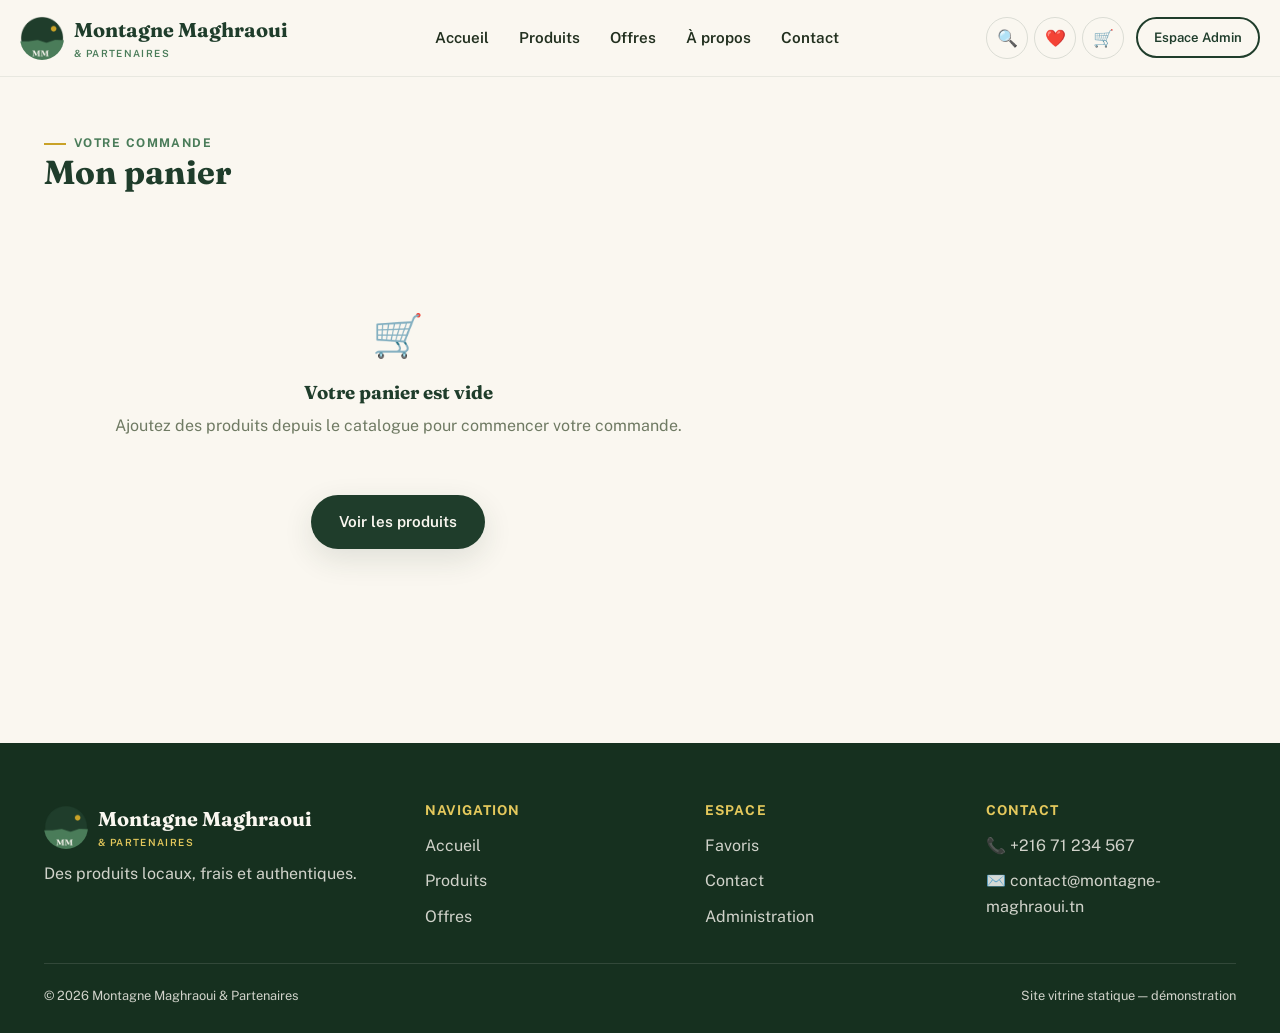
<file: panier.html>
<!DOCTYPE html>
<html lang="fr">
<head>
<meta charset="UTF-8">
<meta name="viewport" content="width=device-width, initial-scale=1.0">
<title>Mon panier — Montagne Maghraoui & Partenaires</title>
<meta name="description" content="Consultez et ajustez votre panier avant de valider votre demande de commande.">
<link rel="icon" href="images/logo.png">
<link rel="stylesheet" href="css/style.css">
<link rel="stylesheet" href="css/responsive.css">
</head>
<body>

<header class="entete">
  <div class="conteneur entete__barre">
    <a href="index.html" class="logo">
      <img src="images/logo.png" alt="Logo Montagne Maghraoui">
      <span>Montagne Maghraoui<br><small>&amp; Partenaires</small></span>
    </a>
    <nav class="nav-principale">
      <a href="index.html" class="">Accueil</a>
      <a href="produits.html" class="">Produits</a>
      <a href="offres.html" class="">Offres</a>
      <a href="apropos.html" class="">À propos</a>
      <a href="contact.html" class="">Contact</a>
    </nav>
    <div class="entete__actions">
      <a class="icone-btn" href="produits.html" aria-label="Recherche">🔍</a>
      <a class="icone-btn" href="favoris.html" aria-label="Favoris">
        ❤️<span class="compteur" data-compteur-favoris>0</span>
      </a>
      <a class="icone-btn" href="panier.html" aria-label="Panier">
        🛒<span class="compteur" data-compteur-panier>0</span>
      </a>
      <a class="btn btn-contour-sombre btn-petit" href="admin.html" style="margin-left:6px;">Espace Admin</a>
      <button class="btn-menu" aria-label="Menu">☰</button>
    </div>
  </div>
</header>

<nav class="nav-mobile">
  <button class="nav-mobile__fermer" aria-label="Fermer le menu">✕</button>
  <a href="index.html">Accueil</a>
  <a href="produits.html">Produits</a>
  <a href="offres.html">Offres</a>
  <a href="apropos.html">À propos</a>
  <a href="contact.html">Contact</a>
  <a href="favoris.html">Favoris</a>
  <a href="panier.html">Panier</a>
  <a href="admin.html">Espace Admin</a>
</nav>


<main>

  <section class="section" style="padding-top:50px;">
    <div class="conteneur">
      <div class="section__entete">
        <div>
          <span class="eyebrow">Votre commande</span>
          <h2>Mon panier</h2>
        </div>
      </div>

      <div style="display:grid;grid-template-columns:1.6fr 1fr;gap:40px;align-items:flex-start;">
        <div>
          <div id="lignes-panier"></div>
          <div class="etat-vide" id="etat-vide-panier" style="display:none;">
            <span class="emoji">🛒</span>
            <h3>Votre panier est vide</h3>
            <p>Ajoutez des produits depuis le catalogue pour commencer votre commande.</p>
            <a class="btn btn-primaire mt-40" href="produits.html">Voir les produits</a>
          </div>
        </div>
        <div class="recap-panier" id="recap-panier">
          <h3>Récapitulatif</h3>
          <div class="ligne-recap"><span>Sous-total</span><span id="sous-total">0 DT</span></div>
          <div class="ligne-recap"><span>Livraison</span><span id="livraison">0 DT</span></div>
          <div class="ligne-recap total"><span>Total</span><span id="total-panier">0 DT</span></div>
          <button class="btn btn-primaire btn-bloc mt-40" id="btn-commander">Commander</button>
        </div>
      </div>
    </div>
  </section>

  <div class="superposition" id="superposition-commande">
    <div class="modale" id="contenu-confirmation-commande"></div>
  </div>

</main>

<footer class="pied">
  <div class="conteneur">
    <div class="pied__grille">
      <div>
        <div class="logo"><img src="images/logo.png" alt=""><span>Montagne Maghraoui<br><small style="color:var(--dore-clair)">&amp; Partenaires</small></span></div>
        <p>Des produits locaux, frais et authentiques.</p>
      </div>
      <div>
        <h4>Navigation</h4>
        <ul>
          <li><a href="index.html">Accueil</a></li>
          <li><a href="produits.html">Produits</a></li>
          <li><a href="offres.html">Offres</a></li>
        </ul>
      </div>
      <div>
        <h4>Espace</h4>
        <ul>
          <li><a href="favoris.html">Favoris</a></li>
          <li><a href="contact.html">Contact</a></li>
          <li><a href="admin.html">Administration</a></li>
        </ul>
      </div>
      <div>
        <h4>Contact</h4>
        <ul>
          <li>📞 +216 71 234 567</li>
          <li>✉️ contact@montagne-maghraoui.tn</li>
        </ul>
      </div>
    </div>
    <div class="pied__bas">
      <span>© 2026 Montagne Maghraoui &amp; Partenaires</span>
      <span>Site vitrine statique — démonstration</span>
    </div>
  </div>
</footer>


<script src="js/main.js"></script>
<script src="js/panier.js"></script>
</body>
</html>
</file>
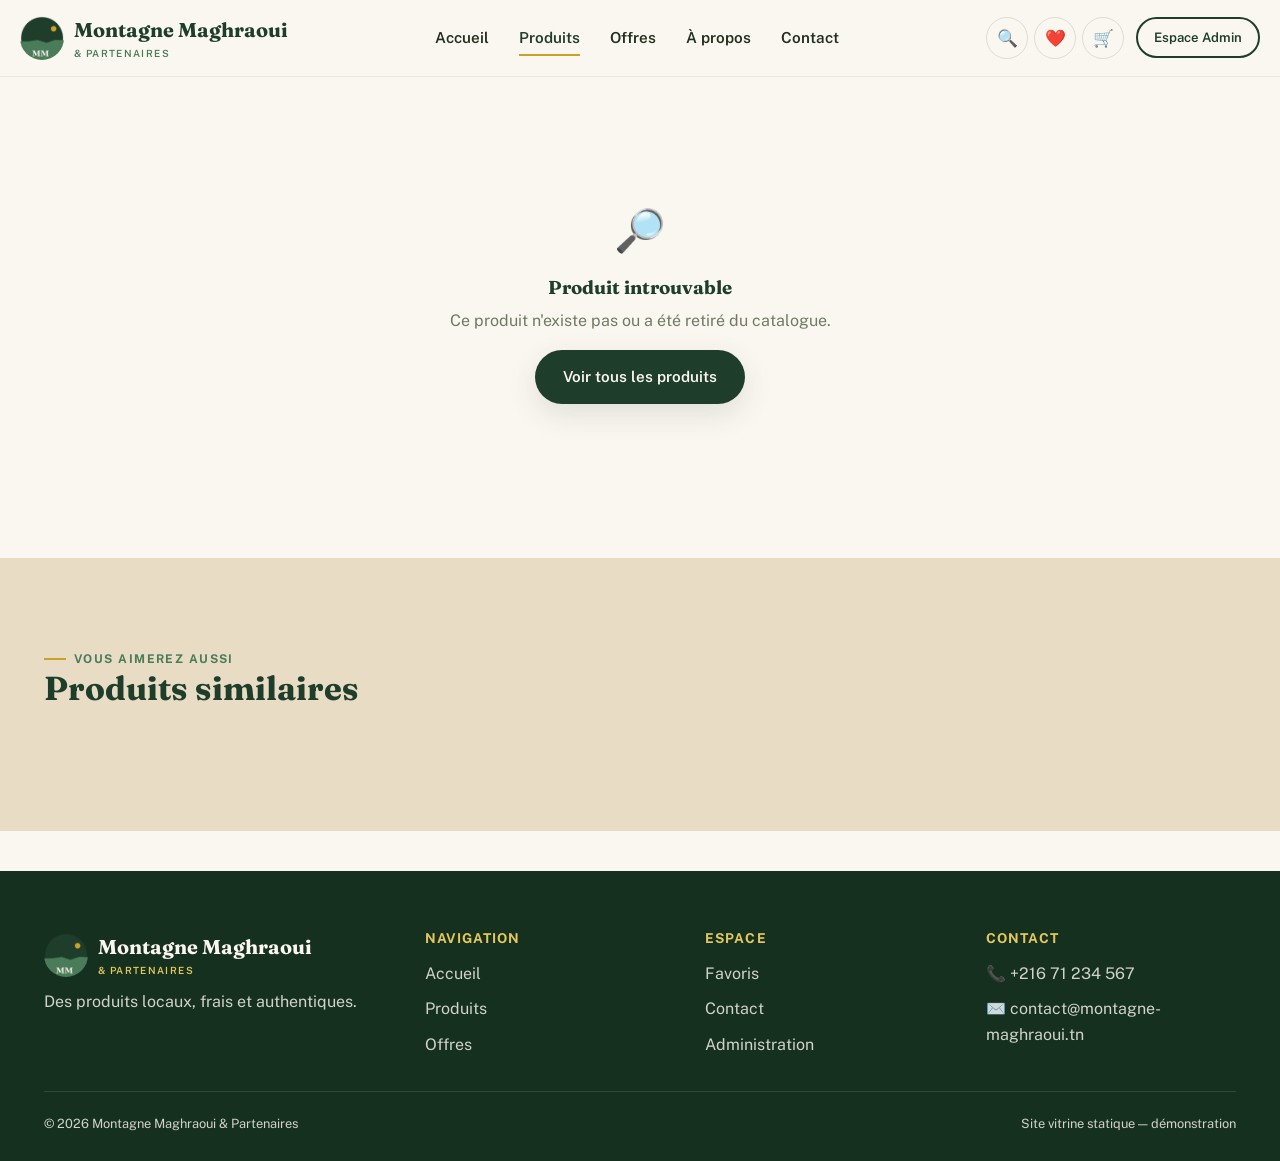
<file: produit.html>
<!DOCTYPE html>
<html lang="fr">
<head>
<meta charset="UTF-8">
<meta name="viewport" content="width=device-width, initial-scale=1.0">
<title>Détail produit — Montagne Maghraoui & Partenaires</title>
<meta name="description" content="Détails du produit : origine, mode d'élevage ou de culture, qualité et prix.">
<link rel="icon" href="images/logo.png">
<link rel="stylesheet" href="css/style.css">
<link rel="stylesheet" href="css/responsive.css">
</head>
<body>

<header class="entete">
  <div class="conteneur entete__barre">
    <a href="index.html" class="logo">
      <img src="images/logo.png" alt="Logo Montagne Maghraoui">
      <span>Montagne Maghraoui<br><small>&amp; Partenaires</small></span>
    </a>
    <nav class="nav-principale">
      <a href="index.html" class="">Accueil</a>
      <a href="produits.html" class="actif">Produits</a>
      <a href="offres.html" class="">Offres</a>
      <a href="apropos.html" class="">À propos</a>
      <a href="contact.html" class="">Contact</a>
    </nav>
    <div class="entete__actions">
      <a class="icone-btn" href="produits.html" aria-label="Recherche">🔍</a>
      <a class="icone-btn" href="favoris.html" aria-label="Favoris">
        ❤️<span class="compteur" data-compteur-favoris>0</span>
      </a>
      <a class="icone-btn" href="panier.html" aria-label="Panier">
        🛒<span class="compteur" data-compteur-panier>0</span>
      </a>
      <a class="btn btn-contour-sombre btn-petit" href="admin.html" style="margin-left:6px;">Espace Admin</a>
      <button class="btn-menu" aria-label="Menu">☰</button>
    </div>
  </div>
</header>

<nav class="nav-mobile">
  <button class="nav-mobile__fermer" aria-label="Fermer le menu">✕</button>
  <a href="index.html">Accueil</a>
  <a href="produits.html">Produits</a>
  <a href="offres.html">Offres</a>
  <a href="apropos.html">À propos</a>
  <a href="contact.html">Contact</a>
  <a href="favoris.html">Favoris</a>
  <a href="panier.html">Panier</a>
  <a href="admin.html">Espace Admin</a>
</nav>


<main>

  <section class="section" style="padding-top:50px;">
    <div class="conteneur">
      <div id="zone-detail-produit">
        <p class="chargement">Chargement du produit…</p>
      </div>
    </div>
  </section>

  <section class="section section--alt" id="section-similaires">
    <div class="conteneur">
      <div class="section__entete">
        <div>
          <span class="eyebrow">Vous aimerez aussi</span>
          <h2>Produits similaires</h2>
        </div>
      </div>
      <div class="grille-produits" id="grille-similaires"></div>
    </div>
  </section>

</main>

<footer class="pied">
  <div class="conteneur">
    <div class="pied__grille">
      <div>
        <div class="logo"><img src="images/logo.png" alt=""><span>Montagne Maghraoui<br><small style="color:var(--dore-clair)">&amp; Partenaires</small></span></div>
        <p>Des produits locaux, frais et authentiques.</p>
      </div>
      <div>
        <h4>Navigation</h4>
        <ul>
          <li><a href="index.html">Accueil</a></li>
          <li><a href="produits.html">Produits</a></li>
          <li><a href="offres.html">Offres</a></li>
        </ul>
      </div>
      <div>
        <h4>Espace</h4>
        <ul>
          <li><a href="favoris.html">Favoris</a></li>
          <li><a href="contact.html">Contact</a></li>
          <li><a href="admin.html">Administration</a></li>
        </ul>
      </div>
      <div>
        <h4>Contact</h4>
        <ul>
          <li>📞 +216 71 234 567</li>
          <li>✉️ contact@montagne-maghraoui.tn</li>
        </ul>
      </div>
    </div>
    <div class="pied__bas">
      <span>© 2026 Montagne Maghraoui &amp; Partenaires</span>
      <span>Site vitrine statique — démonstration</span>
    </div>
  </div>
</footer>


<script src="js/main.js"></script>
<script src="js/produit-details.js"></script>
</body>
</html>
</file>
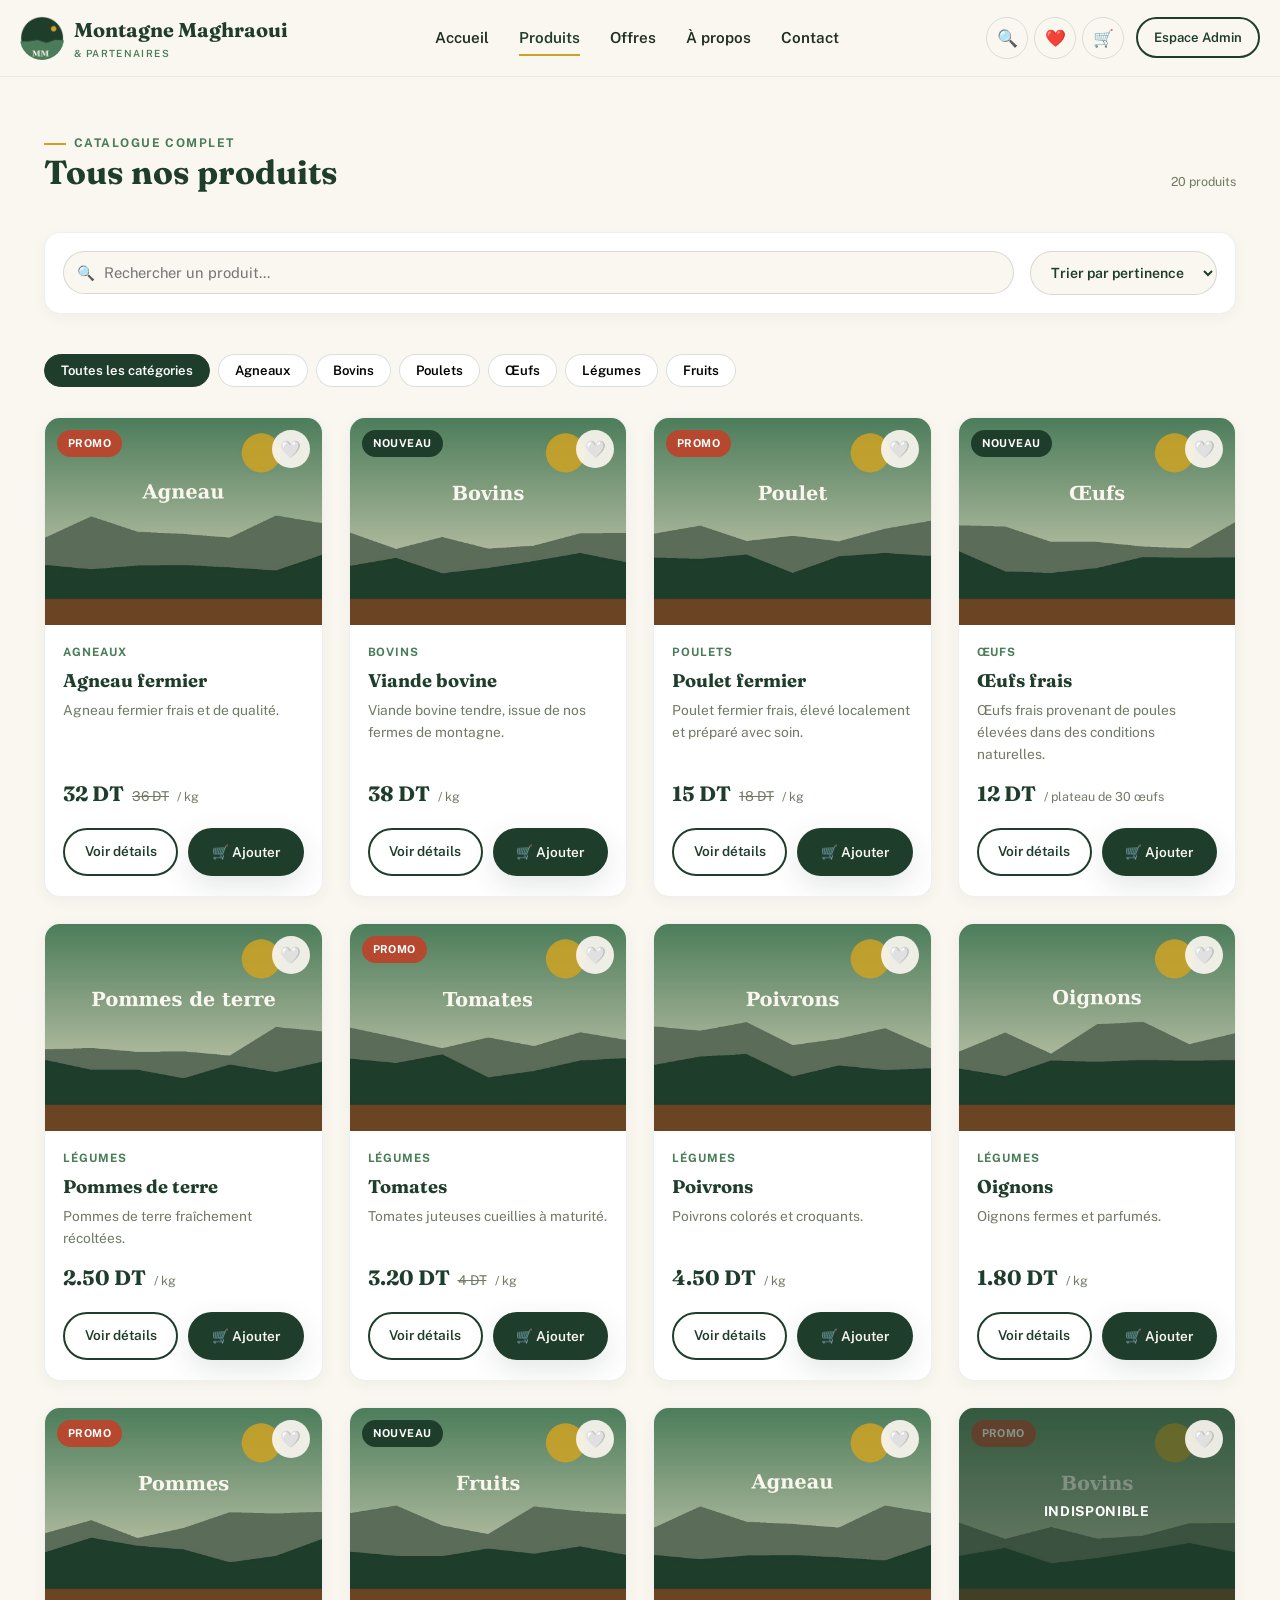
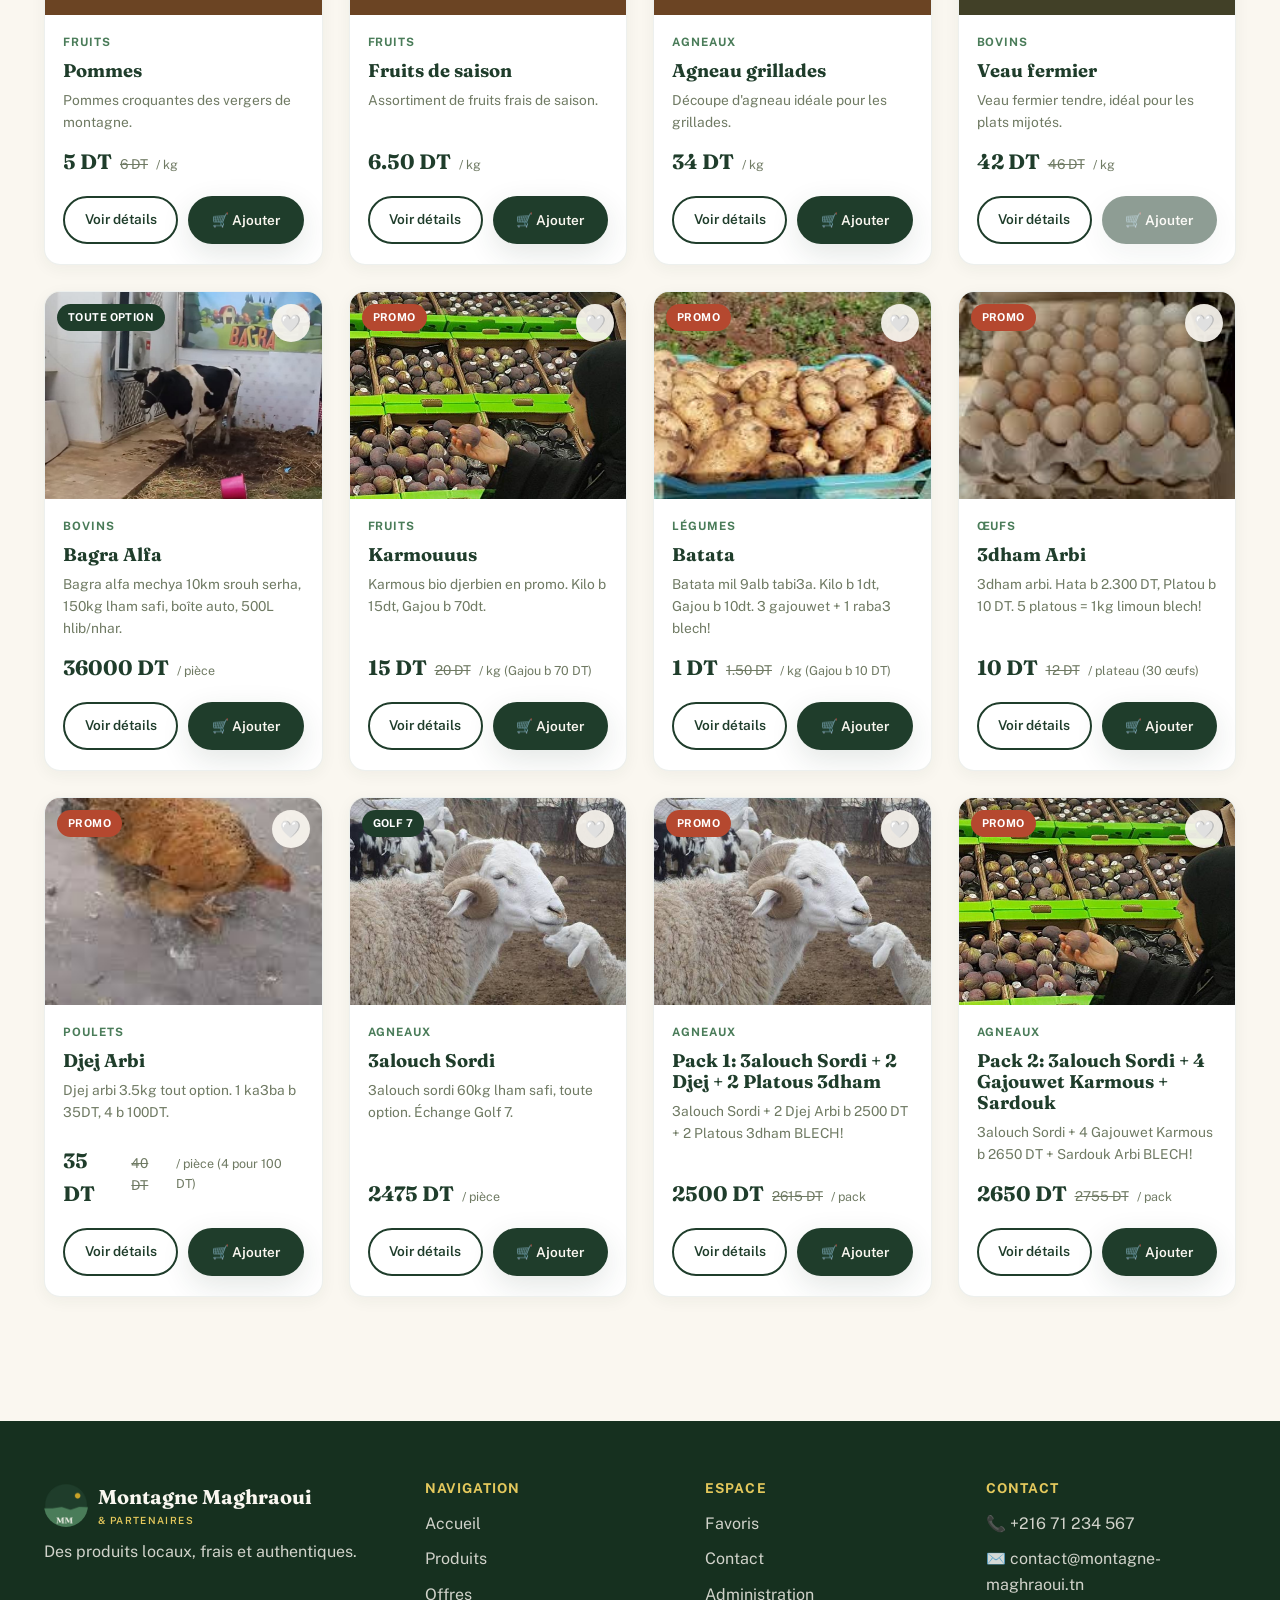
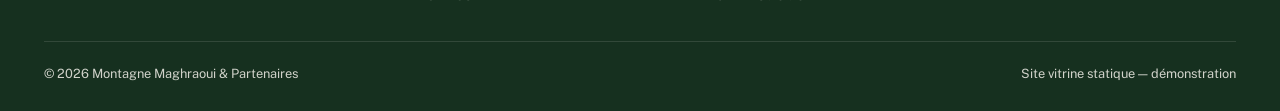
<file: produits.html>
<!DOCTYPE html>
<html lang="fr">
<head>
<meta charset="UTF-8">
<meta name="viewport" content="width=device-width, initial-scale=1.0">
<title>Nos produits — Montagne Maghraoui & Partenaires</title>
<meta name="description" content="Parcourez tous nos produits agricoles et naturels : agneaux, bovins, poulets, œufs, légumes et fruits.">
<link rel="icon" href="images/logo.png">
<link rel="stylesheet" href="css/style.css">
<link rel="stylesheet" href="css/responsive.css">
</head>
<body>

<header class="entete">
  <div class="conteneur entete__barre">
    <a href="index.html" class="logo">
      <img src="images/logo.png" alt="Logo Montagne Maghraoui">
      <span>Montagne Maghraoui<br><small>&amp; Partenaires</small></span>
    </a>
    <nav class="nav-principale">
      <a href="index.html" class="">Accueil</a>
      <a href="produits.html" class="actif">Produits</a>
      <a href="offres.html" class="">Offres</a>
      <a href="apropos.html" class="">À propos</a>
      <a href="contact.html" class="">Contact</a>
    </nav>
    <div class="entete__actions">
      <a class="icone-btn" href="produits.html" aria-label="Recherche">🔍</a>
      <a class="icone-btn" href="favoris.html" aria-label="Favoris">
        ❤️<span class="compteur" data-compteur-favoris>0</span>
      </a>
      <a class="icone-btn" href="panier.html" aria-label="Panier">
        🛒<span class="compteur" data-compteur-panier>0</span>
      </a>
      <a class="btn btn-contour-sombre btn-petit" href="admin.html" style="margin-left:6px;">Espace Admin</a>
      <button class="btn-menu" aria-label="Menu">☰</button>
    </div>
  </div>
</header>

<nav class="nav-mobile">
  <button class="nav-mobile__fermer" aria-label="Fermer le menu">✕</button>
  <a href="index.html">Accueil</a>
  <a href="produits.html">Produits</a>
  <a href="offres.html">Offres</a>
  <a href="apropos.html">À propos</a>
  <a href="contact.html">Contact</a>
  <a href="favoris.html">Favoris</a>
  <a href="panier.html">Panier</a>
  <a href="admin.html">Espace Admin</a>
</nav>


<main>

  <section class="section" style="padding-top:50px;">
    <div class="conteneur">
      <div class="section__entete">
        <div>
          <span class="eyebrow">Catalogue complet</span>
          <h2>Tous nos produits</h2>
        </div>
        <span id="compteur-resultats" class="prix-unite"></span>
      </div>

      <div class="barre-outils">
        <div class="champ-recherche">
          <input type="search" id="recherche-produit" placeholder="Rechercher un produit...">
        </div>
        <select id="tri-produits" class="select-filtre">
          <option value="pertinence">Trier par pertinence</option>
          <option value="prix-asc">Prix croissant</option>
          <option value="prix-desc">Prix décroissant</option>
          <option value="nouveautes">Nouveautés</option>
          <option value="populaires">Produits populaires</option>
        </select>
      </div>

      <div class="puces-categories mt-40" style="margin-bottom:30px;">
        <button class="puce actif" data-categorie="toutes">Toutes les catégories</button>
        <button class="puce" data-categorie="Agneaux">Agneaux</button>
        <button class="puce" data-categorie="Bovins">Bovins</button>
        <button class="puce" data-categorie="Poulets">Poulets</button>
        <button class="puce" data-categorie="Œufs">Œufs</button>
        <button class="puce" data-categorie="Légumes">Légumes</button>
        <button class="puce" data-categorie="Fruits">Fruits</button>
      </div>

      <div class="grille-produits" id="grille-produits"></div>
      <div class="etat-vide" id="etat-vide" style="display:none;">
        <span class="emoji">🔎</span>
        <h3>Aucun produit trouvé</h3>
        <p>Essayez une autre recherche ou une autre catégorie.</p>
      </div>
    </div>
  </section>

</main>

<footer class="pied">
  <div class="conteneur">
    <div class="pied__grille">
      <div>
        <div class="logo"><img src="images/logo.png" alt=""><span>Montagne Maghraoui<br><small style="color:var(--dore-clair)">&amp; Partenaires</small></span></div>
        <p>Des produits locaux, frais et authentiques.</p>
      </div>
      <div>
        <h4>Navigation</h4>
        <ul>
          <li><a href="index.html">Accueil</a></li>
          <li><a href="produits.html">Produits</a></li>
          <li><a href="offres.html">Offres</a></li>
        </ul>
      </div>
      <div>
        <h4>Espace</h4>
        <ul>
          <li><a href="favoris.html">Favoris</a></li>
          <li><a href="contact.html">Contact</a></li>
          <li><a href="admin.html">Administration</a></li>
        </ul>
      </div>
      <div>
        <h4>Contact</h4>
        <ul>
          <li>📞 +216 71 234 567</li>
          <li>✉️ contact@montagne-maghraoui.tn</li>
        </ul>
      </div>
    </div>
    <div class="pied__bas">
      <span>© 2026 Montagne Maghraoui &amp; Partenaires</span>
      <span>Site vitrine statique — démonstration</span>
    </div>
  </div>
</footer>


<script src="js/main.js"></script>
<script src="js/produits.js"></script>
</body>
</html>
</file>
<file: css/style.css>
/* =========================================================
   Montagne Maghraoui & Partenaires — style.css
   Design system : montagne, terroir, agriculture tunisienne
   ========================================================= */

@import url('https://fonts.googleapis.com/css2?family=Fraunces:opsz,wght@9..144,400;9..144,600;9..144,700&family=Public+Sans:wght@400;500;600;700&display=swap');

:root{
  /* Palette */
  --vert-fonce: #1f3d2b;
  --vert-fonce-2: #16301f;
  --vert-naturel: #4a7c59;
  --vert-naturel-2: #5f9670;
  --beige: #e8dcc4;
  --blanc-casse: #faf7f0;
  --marron-terre: #6b4423;
  --marron-terre-2: #543319;
  --dore: #c9a227;
  --dore-clair: #e4c85c;
  --rouge-promo: #b5482f;
  --texte-principal: #22301f;
  --texte-clair: #6f7a63;
  --ombre: 0 10px 30px rgba(31, 61, 43, 0.12);
  --ombre-forte: 0 16px 40px rgba(31, 61, 43, 0.22);
  --rayon: 16px;
  --rayon-sm: 10px;

  /* Typographie */
  --police-titre: "Fraunces", Georgia, serif;
  --police-corps: "Public Sans", -apple-system, Segoe UI, Roboto, sans-serif;
}

*, *::before, *::after{ box-sizing: border-box; }
html{ scroll-behavior: smooth; }
body{
  margin:0;
  font-family: var(--police-corps);
  color: var(--texte-principal);
  background: var(--blanc-casse);
  line-height: 1.6;
}
img{ max-width:100%; display:block; }
a{ color:inherit; text-decoration:none; }
ul{ list-style:none; margin:0; padding:0; }
h1,h2,h3,h4{ font-family: var(--police-titre); color: var(--vert-fonce); margin:0 0 .5em; line-height:1.15; }
p{ margin:0 0 1em; }
button{ font-family: inherit; cursor:pointer; }
input, select, textarea{ font-family: inherit; }

:focus-visible{ outline: 3px solid var(--dore); outline-offset: 2px; }

.conteneur{
  width:100%;
  max-width: 1240px;
  margin: 0 auto;
  padding: 0 24px;
}

.eyebrow{
  display:inline-flex;
  align-items:center;
  gap:8px;
  font-family: var(--police-corps);
  font-weight:700;
  letter-spacing: .12em;
  text-transform: uppercase;
  font-size: .75rem;
  color: var(--vert-naturel);
}
.eyebrow::before{
  content:"";
  width: 22px; height: 2px;
  background: var(--dore);
  display:inline-block;
}

/* ---------- Boutons ---------- */
.btn{
  display:inline-flex;
  align-items:center;
  justify-content:center;
  gap:8px;
  padding: 13px 26px;
  border-radius: 999px;
  border: 2px solid transparent;
  font-weight: 600;
  font-size: .95rem;
  transition: transform .18s ease, box-shadow .18s ease, background .18s ease, color .18s ease;
  white-space:nowrap;
}
.btn:active{ transform: translateY(1px); }
.btn-primaire{
  background: var(--vert-fonce);
  color: var(--blanc-casse);
  box-shadow: var(--ombre);
}
.btn-primaire:hover{ background: var(--vert-fonce-2); box-shadow: var(--ombre-forte); }
.btn-doree{
  background: var(--dore);
  color: var(--vert-fonce-2);
}
.btn-doree:hover{ background: var(--dore-clair); }
.btn-contour{
  background: transparent;
  border-color: var(--blanc-casse);
  color: var(--blanc-casse);
}
.btn-contour:hover{ background: rgba(250,247,240,.15); }
.btn-contour-sombre{
  background: transparent;
  border-color: var(--vert-fonce);
  color: var(--vert-fonce);
}
.btn-contour-sombre:hover{ background: var(--vert-fonce); color: var(--blanc-casse); }
.btn-petit{ padding: 8px 16px; font-size: .82rem; }
.btn-bloc{ width:100%; }
.btn-danger{ background: var(--rouge-promo); color:#fff; }
.btn-danger:hover{ filter: brightness(1.08); }
.btn[disabled]{ opacity:.5; cursor:not-allowed; }

/* ---------- Header ---------- */
.entete{
  position: sticky;
  top:0;
  z-index: 500;
  background: rgba(250,247,240,.92);
  backdrop-filter: blur(10px);
  border-bottom: 1px solid rgba(31,61,43,.08);
}
.entete__barre{
  display:flex;
  align-items:center;
  justify-content: space-between;
  gap: 20px;
  padding: 14px 0;
}
.logo{
  display:flex;
  align-items:center;
  gap:10px;
  font-family: var(--police-titre);
  font-weight:700;
  font-size: 1.25rem;
  color: var(--vert-fonce);
}
.logo img{ width:44px; height:44px; border-radius:50%; }
.logo small{
  display:block;
  font-family: var(--police-corps);
  font-weight:600;
  font-size: .62rem;
  letter-spacing:.14em;
  text-transform:uppercase;
  color: var(--vert-naturel);
}

.nav-principale{
  display:flex;
  align-items:center;
  gap: 30px;
}
.nav-principale a{
  font-weight:600;
  font-size: .95rem;
  color: var(--texte-principal);
  position:relative;
  padding: 6px 0;
}
.nav-principale a::after{
  content:"";
  position:absolute; left:0; bottom:0;
  width:0; height:2px;
  background: var(--dore);
  transition: width .2s ease;
}
.nav-principale a:hover::after,
.nav-principale a.actif::after{ width:100%; }
.nav-principale a.actif{ color: var(--vert-fonce); }

.entete__actions{ display:flex; align-items:center; gap: 6px; }
.icone-btn{
  position:relative;
  width:42px; height:42px;
  display:flex; align-items:center; justify-content:center;
  border-radius:50%;
  background: transparent;
  border: 1px solid rgba(31,61,43,.14);
  font-size: 1.05rem;
}
.icone-btn:hover{ background: var(--beige); }
.compteur{
  position:absolute; top:-4px; right:-4px;
  min-width:18px; height:18px; padding: 0 4px;
  border-radius:999px;
  background: var(--rouge-promo);
  color:#fff;
  font-size: .65rem;
  font-weight:700;
  display:flex; align-items:center; justify-content:center;
}
.btn-menu{
  display:none;
  width:42px; height:42px;
  border-radius: 50%;
  border: 1px solid rgba(31,61,43,.14);
  background:transparent;
  font-size:1.2rem;
  align-items:center; justify-content:center;
}

/* ---------- Hero ---------- */
.hero{
  position:relative;
  color: var(--blanc-casse);
  overflow:hidden;
  background: linear-gradient(180deg, rgba(22,48,31,.35), rgba(22,48,31,.78)), var(--vert-fonce-2) center/cover no-repeat;
}
.hero__contenu{
  position:relative;
  z-index:2;
  padding: 110px 0 130px;
  max-width: 640px;
}
.hero h1{
  color: var(--blanc-casse);
  font-size: clamp(2.2rem, 4.4vw, 3.6rem);
  margin-bottom: .4em;
}
.hero p{
  font-size: 1.1rem;
  color: rgba(250,247,240,.88);
  max-width: 500px;
}
.hero__actions{ display:flex; gap:14px; flex-wrap:wrap; margin-top: 26px; }

.hero__contours{
  position:absolute; inset:0; z-index:1;
  opacity:.9;
}

/* ---------- Sections génériques ---------- */
.section{ padding: 84px 0; }
.section--alt{ background: var(--beige); }
.section__entete{
  display:flex;
  align-items:flex-end;
  justify-content:space-between;
  gap: 20px;
  margin-bottom: 40px;
  flex-wrap: wrap;
}
.section__entete h2{ font-size: clamp(1.6rem, 2.6vw, 2.3rem); margin:0; }
.section__entete p{ color: var(--texte-clair); max-width: 520px; margin: .4em 0 0; }

/* ---------- Catégories ---------- */
.grille-categories{
  display:grid;
  grid-template-columns: repeat(6, 1fr);
  gap: 18px;
}
.carte-categorie{
  background: var(--blanc-casse);
  border: 1px solid rgba(31,61,43,.08);
  border-radius: var(--rayon);
  padding: 26px 16px;
  text-align:center;
  transition: transform .2s ease, box-shadow .2s ease, border-color .2s ease;
}
.carte-categorie:hover{
  transform: translateY(-6px);
  box-shadow: var(--ombre);
  border-color: var(--dore);
}
.carte-categorie .emoji{ font-size: 2.1rem; display:block; margin-bottom:10px; }
.carte-categorie span{ font-weight:600; font-size: .92rem; }

/* ---------- Cartes produits ---------- */
.grille-produits{
  display:grid;
  grid-template-columns: repeat(4, 1fr);
  gap: 26px;
}
.carte-produit{
  background:#fff;
  border-radius: var(--rayon);
  overflow:hidden;
  border: 1px solid rgba(31,61,43,.08);
  box-shadow: 0 4px 16px rgba(31,61,43,.05);
  transition: transform .22s ease, box-shadow .22s ease;
  display:flex; flex-direction:column;
}
.carte-produit:hover{ transform: translateY(-6px); box-shadow: var(--ombre-forte); }
.carte-produit__media{
  position:relative;
  aspect-ratio: 4/3;
  overflow:hidden;
  background: var(--beige);
}
.carte-produit__media img{ width:100%; height:100%; object-fit:cover; transition: transform .5s ease; }
.carte-produit:hover .carte-produit__media img{ transform: scale(1.07); }
.badge{
  position:absolute; top:12px; left:12px;
  background: var(--vert-fonce);
  color:#fff;
  font-size:.68rem;
  font-weight:700;
  letter-spacing:.04em;
  padding: 5px 11px;
  border-radius: 999px;
  text-transform:uppercase;
}
.badge--promo{ background: var(--rouge-promo); }
.badge--doree{ background: var(--dore); color: var(--vert-fonce-2); }
.badge-indispo{
  position:absolute; inset:0;
  background: rgba(31,61,43,.55);
  color:#fff;
  display:flex; align-items:center; justify-content:center;
  font-weight:700; letter-spacing:.05em; text-transform:uppercase; font-size:.85rem;
}
.bouton-favori{
  position:absolute; top:12px; right:12px;
  width:38px; height:38px;
  border-radius:50%;
  background: rgba(250,247,240,.92);
  border:none;
  display:flex; align-items:center; justify-content:center;
  font-size:1.05rem;
  transition: transform .15s ease, background .15s ease;
}
.bouton-favori:hover{ transform: scale(1.08); }
.bouton-favori.actif{ background: var(--rouge-promo); color:#fff; }

.carte-produit__corps{ padding: 18px 18px 20px; display:flex; flex-direction:column; gap:8px; flex:1; }
.carte-produit__categorie{ font-size:.72rem; text-transform:uppercase; letter-spacing:.08em; color: var(--vert-naturel); font-weight:700; }
.carte-produit__nom{ font-family: var(--police-titre); font-size:1.15rem; color: var(--vert-fonce); margin:0; }
.carte-produit__desc{ font-size:.86rem; color: var(--texte-clair); margin:0; flex:1; }
.carte-produit__prix{ display:flex; align-items:baseline; gap:8px; margin-top:4px; }
.prix-actuel{ font-family: var(--police-titre); font-weight:700; font-size:1.3rem; color: var(--vert-fonce); }
.prix-ancien{ text-decoration: line-through; color: var(--texte-clair); font-size:.85rem; }
.prix-unite{ font-size:.78rem; color: var(--texte-clair); }
.carte-produit__actions{ display:flex; gap:10px; margin-top:10px; }
.carte-produit__actions .btn{ flex:1; padding: 11px 14px; font-size:.85rem; }

/* ---------- Valeurs / à propos ---------- */
.grille-valeurs{
  display:grid;
  grid-template-columns: repeat(5, 1fr);
  gap: 18px;
  margin-top: 30px;
}
.carte-valeur{
  background:#fff;
  border-radius: var(--rayon);
  border: 1px solid rgba(31,61,43,.08);
  padding: 24px 14px;
  text-align:center;
}
.carte-valeur .emoji{ font-size:1.8rem; display:block; margin-bottom:8px; }
.carte-valeur span{ font-weight:600; font-size:.9rem; }

/* ---------- Recherche / filtres ---------- */
.barre-outils{
  display:flex;
  gap: 16px;
  flex-wrap: wrap;
  align-items:center;
  background:#fff;
  border: 1px solid rgba(31,61,43,.08);
  border-radius: var(--rayon);
  padding: 18px;
  margin-bottom: 30px;
  box-shadow: 0 4px 16px rgba(31,61,43,.04);
}
.champ-recherche{
  flex: 1 1 240px;
  position:relative;
}
.champ-recherche input{
  width:100%;
  padding: 12px 16px 12px 40px;
  border-radius: 999px;
  border: 1px solid rgba(31,61,43,.16);
  background: var(--blanc-casse);
  font-size:.92rem;
}
.champ-recherche::before{
  content:"🔍";
  position:absolute; left:14px; top:50%; transform: translateY(-50%);
  font-size:.9rem;
}
.select-filtre{
  padding: 12px 16px;
  border-radius: 999px;
  border: 1px solid rgba(31,61,43,.16);
  background: var(--blanc-casse);
  font-size:.88rem;
  font-weight:600;
  color: var(--vert-fonce);
}
.puces-categories{ display:flex; gap:8px; flex-wrap:wrap; }
.puce{
  padding: 8px 16px;
  border-radius:999px;
  border: 1px solid rgba(31,61,43,.16);
  font-size:.82rem;
  font-weight:600;
  background:#fff;
}
.puce.actif{ background: var(--vert-fonce); color:#fff; border-color: var(--vert-fonce); }

.etat-vide{
  text-align:center;
  padding: 70px 20px;
  color: var(--texte-clair);
}
.etat-vide .emoji{ font-size:2.6rem; display:block; margin-bottom:14px; }

/* ---------- Page produit détail ---------- */
.fil-ariane{ font-size:.82rem; color: var(--texte-clair); margin-bottom: 24px; }
.fil-ariane a:hover{ color: var(--vert-fonce); }
.detail-produit{
  display:grid;
  grid-template-columns: 1.05fr 1fr;
  gap: 50px;
  align-items:flex-start;
}
.detail-produit__media{
  border-radius: var(--rayon);
  overflow:hidden;
  position:relative;
  box-shadow: var(--ombre);
}
.detail-produit__disponibilite{
  display:inline-flex; align-items:center; gap:6px;
  font-size:.8rem; font-weight:700;
  padding: 6px 12px; border-radius:999px;
  background: rgba(74,124,89,.12); color: var(--vert-naturel);
  margin-bottom: 10px;
}
.detail-produit__disponibilite.indispo{ background: rgba(181,72,47,.12); color: var(--rouge-promo); }
.detail-produit__prix{ display:flex; align-items:baseline; gap:12px; margin: 14px 0 20px; }
.detail-produit__prix .prix-actuel{ font-size:2rem; }
.tableau-infos{
  display:grid;
  grid-template-columns: 1fr 1fr;
  gap: 12px;
  margin: 20px 0;
}
.tableau-infos div{
  background: var(--blanc-casse);
  border: 1px solid rgba(31,61,43,.08);
  border-radius: var(--rayon-sm);
  padding: 12px 14px;
}
.tableau-infos strong{ display:block; font-size:.72rem; text-transform:uppercase; letter-spacing:.06em; color: var(--vert-naturel); margin-bottom:4px; }
.liste-infos{ display:flex; flex-direction:column; gap:8px; margin: 18px 0; }
.liste-infos li{ display:flex; align-items:center; gap:10px; font-size:.92rem; }
.liste-infos li::before{ content:"✓"; color: var(--vert-naturel); font-weight:700; }
.detail-produit__actions{ display:flex; gap:14px; margin-top: 24px; flex-wrap:wrap; }
.stepper{
  display:flex; align-items:center; border:1px solid rgba(31,61,43,.2); border-radius:999px; overflow:hidden;
}
.stepper button{ width:40px; height:44px; border:none; background:transparent; font-size:1.1rem; }
.stepper button:hover{ background: var(--beige); }
.stepper span{ width:36px; text-align:center; font-weight:700; }

/* ---------- Offres / packs ---------- */
.grille-offres{
  display:grid;
  grid-template-columns: repeat(3, 1fr);
  gap: 28px;
}
.carte-offre{
  position:relative;
  background: linear-gradient(160deg, var(--vert-fonce), var(--vert-fonce-2));
  color: var(--blanc-casse);
  border-radius: 22px;
  padding: 32px 28px;
  overflow:hidden;
  box-shadow: var(--ombre-forte);
}
.carte-offre::after{
  content:"";
  position:absolute; right:-40px; bottom:-40px;
  width:160px; height:160px;
  background: radial-gradient(circle, rgba(201,162,39,.35), transparent 70%);
}
.carte-offre .badge{ position:static; display:inline-block; margin-bottom:14px; }
.carte-offre h3{ color:#fff; font-size:1.5rem; }
.carte-offre ul{ margin: 16px 0 22px; display:flex; flex-direction:column; gap:8px; }
.carte-offre ul li{ font-size:.92rem; opacity:.92; display:flex; gap:8px; }
.carte-offre ul li::before{ content:"🌿"; }
.carte-offre__prix{ display:flex; align-items:baseline; gap:10px; margin-bottom: 20px; }
.carte-offre__prix .prix-actuel{ color: var(--dore-clair); font-size:1.8rem; }
.carte-offre__prix .prix-ancien{ color: rgba(250,247,240,.6); }

/* ---------- Contact ---------- */
.grille-contact{
  display:grid;
  grid-template-columns: .85fr 1.15fr;
  gap: 46px;
}
.carte-info-contact{
  background:#fff;
  border-radius: var(--rayon);
  border: 1px solid rgba(31,61,43,.08);
  padding: 22px;
  display:flex; gap:14px; align-items:flex-start;
  margin-bottom: 14px;
}
.carte-info-contact .emoji{ font-size:1.4rem; }
.carte-info-contact strong{ display:block; font-family: var(--police-titre); color: var(--vert-fonce); margin-bottom:2px; }
.formulaire{ background:#fff; border-radius: var(--rayon); border: 1px solid rgba(31,61,43,.08); padding: 30px; box-shadow: var(--ombre); }
.champ{ margin-bottom: 18px; }
.champ label{ display:block; font-weight:600; font-size:.86rem; margin-bottom:6px; color: var(--vert-fonce); }
.champ input, .champ select, .champ textarea{
  width:100%;
  padding: 12px 14px;
  border-radius: var(--rayon-sm);
  border: 1px solid rgba(31,61,43,.18);
  background: var(--blanc-casse);
  font-size:.92rem;
}
.champ textarea{ resize: vertical; min-height:110px; }
.deux-colonnes{ display:grid; grid-template-columns: 1fr 1fr; gap: 16px; }

/* ---------- Panier ---------- */
.ligne-panier{
  display:flex; align-items:center; gap: 16px;
  padding: 16px 0;
  border-bottom: 1px solid rgba(31,61,43,.08);
}
.ligne-panier img{ width:76px; height:76px; object-fit:cover; border-radius: var(--rayon-sm); }
.ligne-panier__infos{ flex:1; }
.ligne-panier__infos h4{ margin:0 0 4px; font-size:1rem; }
.recap-panier{
  background:#fff; border-radius: var(--rayon); border: 1px solid rgba(31,61,43,.08);
  padding: 24px; box-shadow: var(--ombre);
}
.ligne-recap{ display:flex; justify-content:space-between; padding: 8px 0; font-size:.92rem; color: var(--texte-clair); }
.ligne-recap.total{ font-weight:700; color: var(--vert-fonce); font-size:1.15rem; border-top:1px solid rgba(31,61,43,.1); margin-top:8px; padding-top:14px; }

/* ---------- Footer ---------- */
.pied{
  background: var(--vert-fonce-2);
  color: rgba(250,247,240,.82);
  padding: 60px 0 26px;
  margin-top: 40px;
}
.pied__grille{
  display:grid;
  grid-template-columns: 1.4fr 1fr 1fr 1fr;
  gap: 30px;
  padding-bottom: 34px;
  border-bottom: 1px solid rgba(250,247,240,.12);
}
.pied h4{ color: var(--dore-clair); font-size:.85rem; text-transform:uppercase; letter-spacing:.08em; margin-bottom:14px; font-family: var(--police-corps); }
.pied .logo{ color: var(--blanc-casse); margin-bottom: 10px; }
.pied ul{ display:flex; flex-direction:column; gap:10px; }
.pied a:hover{ color: var(--dore-clair); }
.pied__bas{ display:flex; justify-content:space-between; padding-top: 22px; font-size:.8rem; flex-wrap:wrap; gap:10px; }

/* ---------- Toasts ---------- */
.zone-toasts{
  position:fixed; bottom: 24px; right: 24px; z-index: 999;
  display:flex; flex-direction:column; gap:10px;
  max-width: 320px;
}
.toast{
  background: var(--vert-fonce);
  color:#fff;
  padding: 14px 18px;
  border-radius: var(--rayon-sm);
  box-shadow: var(--ombre-forte);
  font-size:.88rem;
  font-weight:600;
  display:flex; align-items:center; gap:10px;
  animation: entree-toast .25s ease;
}
.toast.erreur{ background: var(--rouge-promo); }
@keyframes entree-toast{
  from{ opacity:0; transform: translateY(10px); }
  to{ opacity:1; transform: translateY(0); }
}

/* ---------- Utilitaires ---------- */
.texte-centre{ text-align:center; }
.mt-40{ margin-top:40px; }
.chargement{ text-align:center; padding: 60px 0; color: var(--texte-clair); }
.mention-demo{
  background: var(--beige);
  border-left: 4px solid var(--dore);
  padding: 14px 18px;
  border-radius: var(--rayon-sm);
  font-size:.85rem;
  color: var(--marron-terre-2);
  margin-bottom: 22px;
}

/* ---------- Menu mobile ---------- */
.nav-mobile{
  display:none;
  position: fixed;
  inset: 0;
  background: var(--vert-fonce-2);
  z-index: 900;
  padding: 100px 30px 30px;
  flex-direction:column;
  gap: 22px;
}
.nav-mobile.ouvert{ display:flex; }
.nav-mobile a{ color:#fff; font-family: var(--police-titre); font-size:1.4rem; }
.nav-mobile__fermer{
  position:absolute; top:24px; right:24px;
  width:42px; height:42px; border-radius:50%;
  background: rgba(250,247,240,.12); border:none; color:#fff; font-size:1.2rem;
}
</file>
<file: css/responsive.css>
/* =========================================================
   responsive.css — Adaptation mobile / tablette / desktop
   ========================================================= */

/* ---------- Tablette (≤ 1024px) ---------- */
@media (max-width: 1024px){
  .grille-produits{ grid-template-columns: repeat(3, 1fr); }
  .grille-categories{ grid-template-columns: repeat(3, 1fr); }
  .grille-valeurs{ grid-template-columns: repeat(3, 1fr); }
  .grille-offres{ grid-template-columns: repeat(2, 1fr); }
  .detail-produit{ grid-template-columns: 1fr; }
  .grille-contact{ grid-template-columns: 1fr; }
  .pied__grille{ grid-template-columns: 1fr 1fr; }
}

/* ---------- Menu mobile (≤ 860px) ---------- */
@media (max-width: 860px){
  .nav-principale{ display:none; }
  .btn-menu{ display:flex; }
  .hero__contenu{ padding: 80px 0 90px; }
}

/* ---------- Mobile (≤ 640px) ---------- */
@media (max-width: 640px){
  .conteneur{ padding: 0 18px; }
  .section{ padding: 56px 0; }
  .grille-produits{ grid-template-columns: 1fr; }
  .grille-categories{ grid-template-columns: repeat(2, 1fr); }
  .grille-valeurs{ grid-template-columns: repeat(2, 1fr); }
  .grille-offres{ grid-template-columns: 1fr; }
  .pied__grille{ grid-template-columns: 1fr 1fr; gap: 24px; }
  .deux-colonnes{ grid-template-columns: 1fr; }
  .section__entete{ flex-direction:column; align-items:flex-start; }
  .hero h1{ font-size: 2rem; }
  .barre-outils{ flex-direction:column; align-items:stretch; }
  .tableau-infos{ grid-template-columns: 1fr; }
  .entete__barre{ gap: 10px; }
  .logo span, .logo small{ font-size:.95rem; }
}

@media (max-width: 400px){
  .grille-categories{ grid-template-columns: 1fr 1fr; }
  .pied__grille{ grid-template-columns: 1fr; }
  .pied__bas{ flex-direction:column; }
}

/* Interactions tactiles : cibles plus grandes */
@media (hover: none) and (pointer: coarse){
  .btn, .icone-btn, .bouton-favori, .puce{ min-height: 44px; }
}

@media (prefers-reduced-motion: reduce){
  *{ animation-duration: 0.001ms !important; transition-duration: 0.001ms !important; scroll-behavior:auto !important; }
}
</file>
<file: css/admin.css>
/* =========================================================
   admin.css — Espace administration (démo frontend uniquement)
   ========================================================= */

.page-connexion{
  min-height: 100vh;
  display:flex; align-items:center; justify-content:center;
  background: linear-gradient(160deg, var(--vert-fonce-2), var(--vert-fonce));
  padding: 20px;
}
.carte-connexion{
  background: var(--blanc-casse);
  border-radius: var(--rayon);
  padding: 40px 34px;
  width: 100%;
  max-width: 380px;
  box-shadow: var(--ombre-forte);
  text-align:center;
}
.carte-connexion .logo{ justify-content:center; margin-bottom: 18px; }
.carte-connexion h1{ font-size:1.4rem; }
.carte-connexion .sous-titre{ color: var(--texte-clair); font-size:.88rem; margin-bottom: 22px; }
.erreur-connexion{
  background: rgba(181,72,47,.1);
  color: var(--rouge-promo);
  padding: 10px 14px;
  border-radius: var(--rayon-sm);
  font-size:.85rem;
  margin-bottom: 16px;
  display:none;
}
.erreur-connexion.visible{ display:block; }
.identifiants-demo{
  margin-top: 18px;
  font-size:.78rem;
  color: var(--texte-clair);
  background: var(--beige);
  border-radius: var(--rayon-sm);
  padding: 10px;
}

/* ---------- Layout dashboard ---------- */
.admin-shell{ display:flex; min-height:100vh; background: var(--blanc-casse); }
.admin-barre-laterale{
  width: 240px;
  flex-shrink:0;
  background: var(--vert-fonce-2);
  color: rgba(250,247,240,.85);
  padding: 26px 18px;
  display:flex; flex-direction:column;
  gap: 6px;
}
.admin-barre-laterale .logo{ color:#fff; margin-bottom: 26px; padding: 0 8px; }
.admin-barre-laterale a, .admin-barre-laterale button{
  display:flex; align-items:center; gap:10px;
  padding: 11px 12px;
  border-radius: var(--rayon-sm);
  font-weight:600;
  font-size:.9rem;
  background:transparent; border:none; color:inherit;
  text-align:left; width:100%;
}
.admin-barre-laterale a:hover, .admin-barre-laterale a.actif{
  background: rgba(250,247,240,.1); color:#fff;
}
.admin-barre-laterale .deconnexion{ margin-top:auto; color: var(--dore-clair); }

.admin-contenu{ flex:1; padding: 30px 34px; overflow-x:auto; }
.admin-entete-page{
  display:flex; justify-content:space-between; align-items:center; margin-bottom: 26px; flex-wrap:wrap; gap:14px;
}
.admin-entete-page h1{ font-size:1.5rem; margin:0; }

.grille-stats{
  display:grid;
  grid-template-columns: repeat(5, 1fr);
  gap: 18px;
  margin-bottom: 30px;
}
.carte-stat{
  background:#fff;
  border-radius: var(--rayon);
  border: 1px solid rgba(31,61,43,.08);
  padding: 20px;
  box-shadow: 0 4px 14px rgba(31,61,43,.05);
}
.carte-stat .valeur{ font-family: var(--police-titre); font-size: 1.9rem; color: var(--vert-fonce); }
.carte-stat .libelle{ font-size:.78rem; color: var(--texte-clair); text-transform:uppercase; letter-spacing:.05em; }

.panneau{
  background:#fff;
  border-radius: var(--rayon);
  border: 1px solid rgba(31,61,43,.08);
  box-shadow: 0 4px 14px rgba(31,61,43,.05);
  padding: 22px;
  margin-bottom: 26px;
}

table.table-admin{ width:100%; border-collapse: collapse; font-size:.88rem; }
table.table-admin th{
  text-align:left; padding: 12px 10px;
  border-bottom: 2px solid rgba(31,61,43,.1);
  color: var(--vert-naturel);
  text-transform:uppercase; font-size:.72rem; letter-spacing:.05em;
}
table.table-admin td{ padding: 12px 10px; border-bottom: 1px solid rgba(31,61,43,.06); vertical-align:middle; }
table.table-admin img{ width:44px; height:44px; object-fit:cover; border-radius: 8px; }
.pastille{
  display:inline-block; padding:4px 10px; border-radius:999px; font-size:.72rem; font-weight:700;
}
.pastille.oui{ background: rgba(74,124,89,.15); color: var(--vert-naturel); }
.pastille.non{ background: rgba(181,72,47,.12); color: var(--rouge-promo); }
.actions-table{ display:flex; gap:6px; flex-wrap:wrap; }
.actions-table button{
  border:none; background: var(--beige); color: var(--vert-fonce);
  padding: 6px 10px; border-radius: 8px; font-size:.76rem; font-weight:600;
}
.actions-table button.supprimer{ background: rgba(181,72,47,.12); color: var(--rouge-promo); }
.actions-table button:hover{ filter: brightness(0.95); }

/* ---------- Modale ---------- */
.superposition{
  position:fixed; inset:0; background: rgba(22,48,31,.55);
  display:none; align-items:center; justify-content:center; z-index: 800; padding: 20px;
}
.superposition.visible{ display:flex; }
.modale{
  background:#fff; border-radius: var(--rayon); padding: 28px; width:100%; max-width: 560px;
  max-height: 88vh; overflow-y:auto; box-shadow: var(--ombre-forte);
}
.modale__entete{ display:flex; justify-content:space-between; align-items:center; margin-bottom: 18px; }
.modale__fermer{ background:none; border:none; font-size:1.3rem; }
.grille-form{ display:grid; grid-template-columns: 1fr 1fr; gap: 14px; }
.grille-form .pleine-largeur{ grid-column: 1 / -1; }

@media (max-width: 900px){
  .admin-barre-laterale{ width: 76px; }
  .admin-barre-laterale span.libelle-nav{ display:none; }
  .admin-barre-laterale .logo small, .admin-barre-laterale .logo b{ display:none; }
  .grille-stats{ grid-template-columns: repeat(2,1fr); }
}
@media (max-width: 640px){
  .admin-contenu{ padding: 20px; }
  .grille-form{ grid-template-columns: 1fr; }
}
</file>
